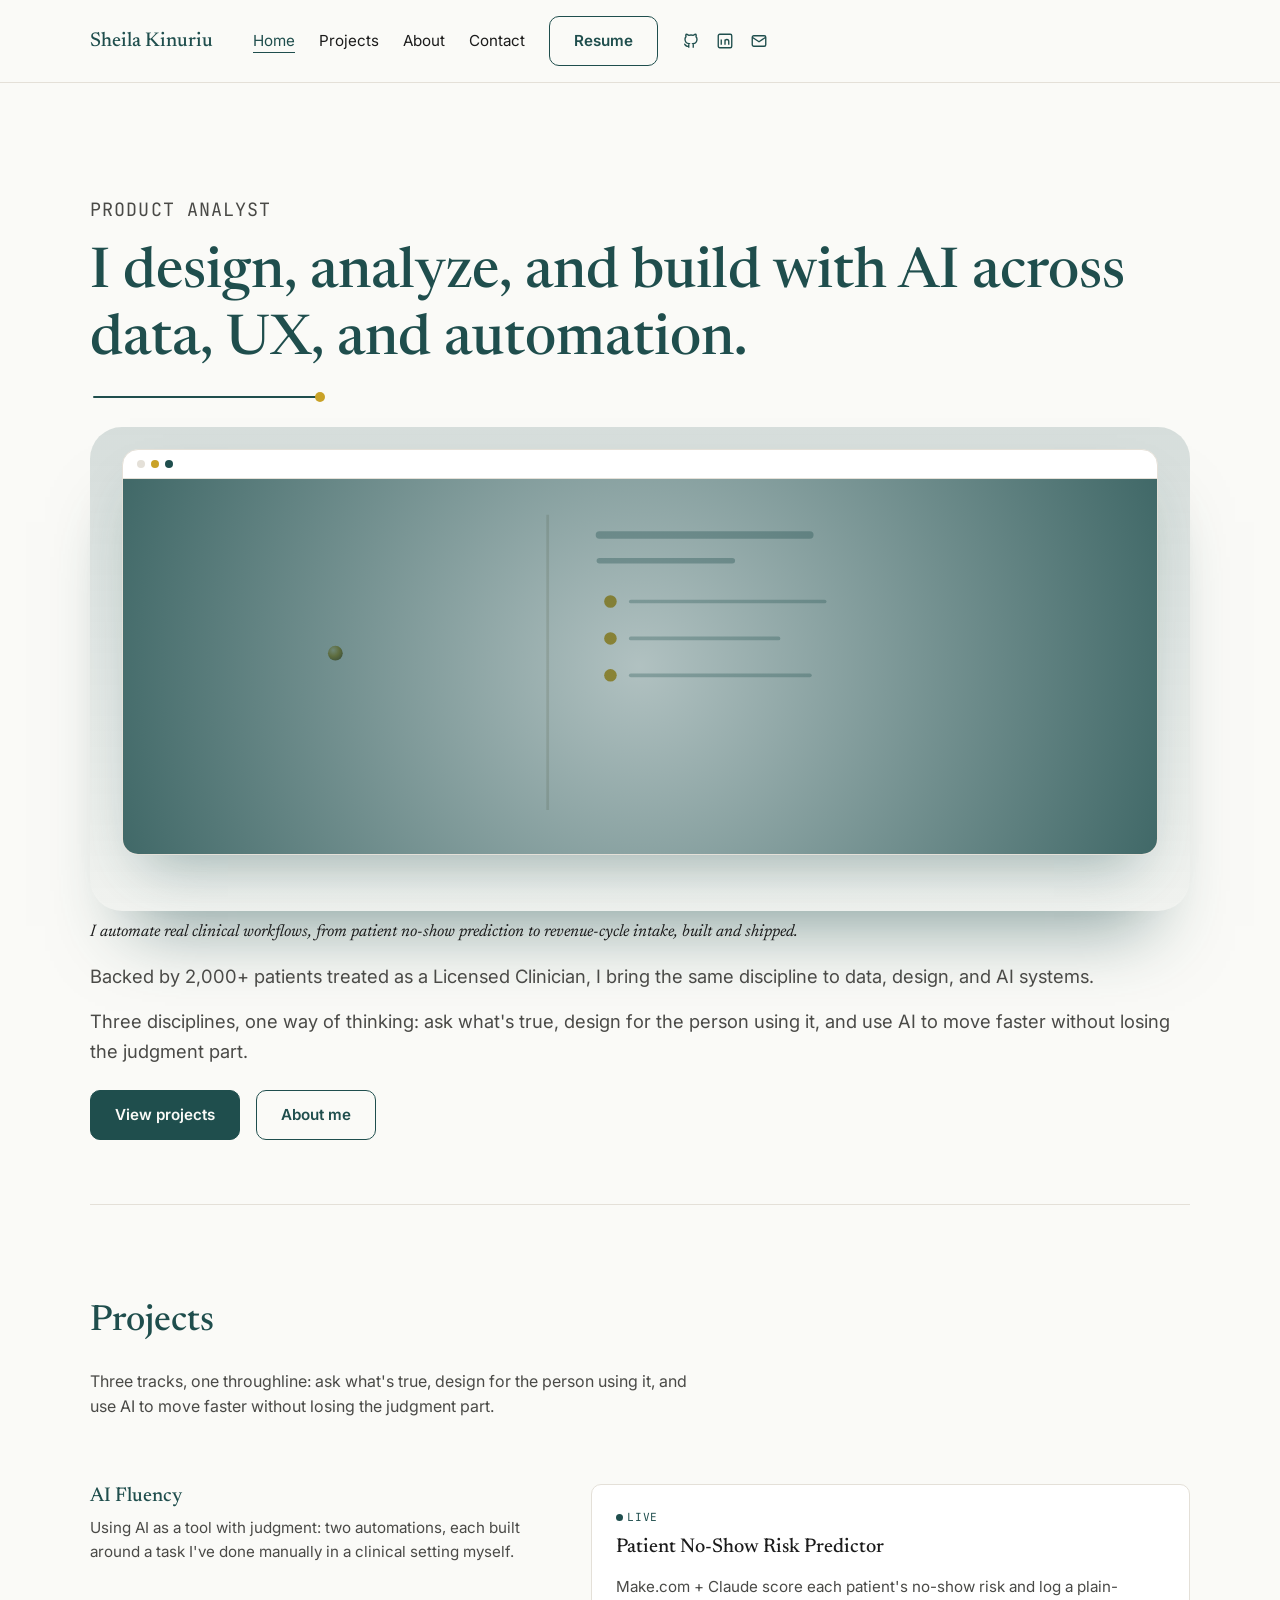
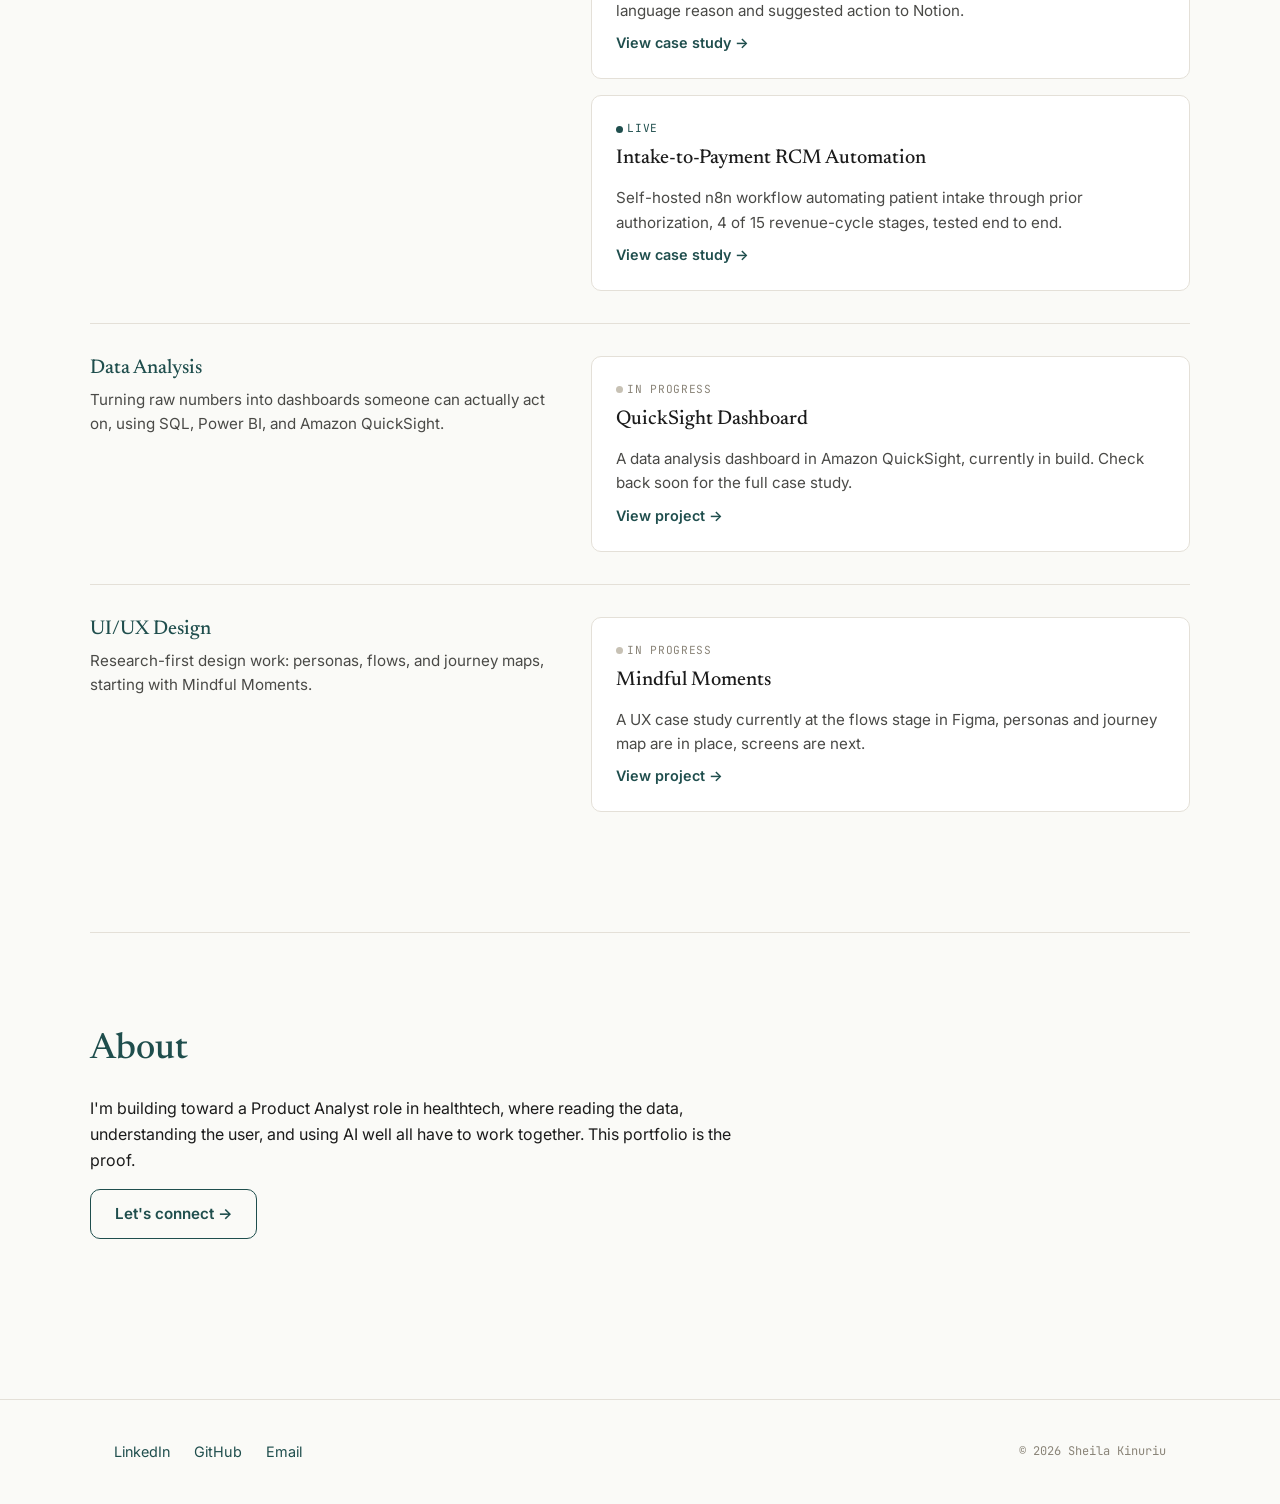
<file: index.html>
<!DOCTYPE html>
<html lang="en">
<head>
  <meta charset="UTF-8">
  <meta name="viewport" content="width=device-width, initial-scale=1.0">
  <title>Sheila Kinuriu · Data, Design & AI</title>
  <meta name="description" content="I design, analyze, and build with AI, across data, UX, and automation.">

  <link rel="icon" type="image/svg+xml" href="favicon.svg">

  <!-- Google Fonts: exactly the three faces from the identity kit -->
  <link rel="preconnect" href="https://fonts.googleapis.com">
  <link rel="preconnect" href="https://fonts.gstatic.com" crossorigin>
  <link href="https://fonts.googleapis.com/css2?family=Newsreader:ital,wght@0,400;0,500;0,600;1,400&family=Inter:wght@400;500;600&family=JetBrains+Mono:wght@400;500&display=swap" rel="stylesheet">

  <link rel="stylesheet" href="style.css">
</head>
<body>

  <header class="site-header">
    <nav class="nav container">
      <a href="index.html" class="wordmark">Sheila Kinuriu</a>
      <div class="nav-right">
        <ul class="nav-links">
          <li><a href="index.html" aria-current="page">Home</a></li>
          <li><a href="projects.html">Projects</a></li>
          <li><a href="about.html">About</a></li>
          <li><a href="contact.html">Contact</a></li>
        </ul>
        <a href="Sheila_Kinuriu_CV.pdf" class="btn btn-secondary nav-cv" target="_blank" rel="noopener">Resume</a>
        <div class="nav-social">
          <a href="https://github.com/kinuriu" aria-label="GitHub" target="_blank" rel="noopener">
            <svg viewBox="0 0 24 24" fill="none" stroke="currentColor" stroke-width="1.8"><path d="M9 19c-4.3 1.4-4.3-2.5-6-3m12 5v-3.5c0-1 .1-1.4-.5-2 2.8-.3 5.5-1.4 5.5-6a4.6 4.6 0 0 0-1.3-3.2 4.2 4.2 0 0 0-.1-3.2s-1.1-.3-3.5 1.3a12.3 12.3 0 0 0-6.2 0C6.5 2.8 5.4 3.1 5.4 3.1a4.2 4.2 0 0 0-.1 3.2A4.6 4.6 0 0 0 4 9.5c0 4.6 2.7 5.7 5.5 6-.6.6-.6 1.2-.5 2V21"/></svg>
          </a>
          <a href="https://www.linkedin.com/in/sheilanduta/" aria-label="LinkedIn" target="_blank" rel="noopener">
            <svg viewBox="0 0 24 24" fill="none" stroke="currentColor" stroke-width="1.8"><rect x="3" y="3" width="18" height="18" rx="2"/><path d="M7 10v7M7 7v.01M12 17v-4.5a2.5 2.5 0 0 1 5 0V17M12 10v7"/></svg>
          </a>
          <a href="mailto:sheilakinuriu@gmail.com" aria-label="Email">
            <svg viewBox="0 0 24 24" fill="none" stroke="currentColor" stroke-width="1.8"><rect x="3" y="5" width="18" height="14" rx="2"/><path d="m3 7 9 6 9-6"/></svg>
          </a>
        </div>
      </div>
    </nav>
  </header>

  <main>

    <!-- ============ HERO ============ -->
    <section class="hero container">
      <p class="kicker">Product Analyst</p>
      <h1>I design, analyze, and build with AI across data, UX, and automation.</h1>
      <svg class="hero-line" viewBox="0 0 240 12" width="240" height="12" aria-hidden="true">
        <line x1="4" y1="6" x2="230" y2="6" stroke="var(--color-main)" stroke-width="2" stroke-linecap="round" pathLength="100" class="hero-line-path"/>
        <circle cx="230" cy="6" r="5" fill="var(--color-accent)" class="hero-dot"/>
      </svg>

      <div class="hero-card-outer">
        <div class="hero-card-wrap">
          <div class="hero-card">
            <div class="hero-card-chrome">
              <span class="chrome-dot"></span><span class="chrome-dot"></span><span class="chrome-dot"></span>
            </div>
            <div class="hero-network-frame">
              <svg class="hero-network" viewBox="0 0 560 190" aria-hidden="true">
              <defs>
                <radialGradient id="nodeGradient" cx="35%" cy="30%" r="75%">
                  <stop offset="0%" stop-color="#8fc4c1"/>
                  <stop offset="55%" stop-color="#1F4E4D"/>
                  <stop offset="100%" stop-color="#0d2827"/>
                </radialGradient>
                <radialGradient id="centerGradient" cx="35%" cy="30%" r="75%">
                  <stop offset="0%" stop-color="#f5e7b8"/>
                  <stop offset="55%" stop-color="#C9A227"/>
                  <stop offset="100%" stop-color="#7c611b"/>
                </radialGradient>
              </defs>
              <line class="hn-line" x1="115" y1="90" x2="139.7" y2="89.4"/>
              <line class="hn-line" x1="139.7" y1="89.4" x2="155.2" y2="101.7"/>
              <line class="hn-line" x1="155.2" y1="101.7" x2="167.0" y2="98.5"/>
              <line class="hn-line" x1="155.2" y1="101.7" x2="162.1" y2="111.7"/>
              <line class="hn-line" x1="162.1" y1="111.7" x2="162.3" y2="125.2"/>
              <line class="hn-line" x1="139.7" y1="89.4" x2="156.4" y2="103.7"/>
              <line class="hn-line" x1="156.4" y1="103.7" x2="168.1" y2="101.8"/>
              <line class="hn-line" x1="156.4" y1="103.7" x2="165.4" y2="109.4"/>
              <line class="hn-line" x1="115" y1="90" x2="138.1" y2="99.2"/>
              <line class="hn-line" x1="138.1" y1="99.2" x2="157.5" y2="96.9"/>
              <line class="hn-line" x1="157.5" y1="96.9" x2="169.1" y2="98.0"/>
              <line class="hn-line" x1="169.1" y1="98.0" x2="177.0" y2="88.7"/>
              <line class="hn-line" x1="157.5" y1="96.9" x2="164.7" y2="110.1"/>
              <line class="hn-line" x1="164.7" y1="110.1" x2="173.4" y2="106.1"/>
              <line class="hn-line" x1="138.1" y1="99.2" x2="153.2" y2="107.9"/>
              <line class="hn-line" x1="153.2" y1="107.9" x2="164.8" y2="106.9"/>
              <line class="hn-line" x1="138.1" y1="99.2" x2="155.8" y2="103.0"/>
              <line class="hn-line" x1="155.8" y1="103.0" x2="161.8" y2="116.0"/>
              <line class="hn-line" x1="161.8" y1="116.0" x2="174.0" y2="110.3"/>
              <line class="hn-line" x1="155.8" y1="103.0" x2="167.7" y2="103.6"/>
              <line class="hn-line" x1="167.7" y1="103.6" x2="176.4" y2="93.4"/>
              <line class="hn-line" x1="115" y1="90" x2="132.5" y2="107.2"/>
              <line class="hn-line" x1="132.5" y1="107.2" x2="140.0" y2="124.6"/>
              <line class="hn-line" x1="140.0" y1="124.6" x2="137.3" y2="140.2"/>
              <line class="hn-line" x1="137.3" y1="140.2" x2="136.4" y2="148.4"/>
              <line class="hn-line" x1="140.0" y1="124.6" x2="136.8" y2="140.1"/>
              <line class="hn-line" x1="132.5" y1="107.2" x2="142.2" y2="121.7"/>
              <line class="hn-line" x1="142.2" y1="121.7" x2="137.9" y2="137.3"/>
              <line class="hn-line" x1="115" y1="90" x2="123.8" y2="114.5"/>
              <line class="hn-line" x1="123.8" y1="114.5" x2="120.1" y2="132.0"/>
              <line class="hn-line" x1="120.1" y1="132.0" x2="127.9" y2="141.3"/>
              <line class="hn-line" x1="120.1" y1="132.0" x2="128.4" y2="143.3"/>
              <line class="hn-line" x1="128.4" y1="143.3" x2="119.3" y2="152.6"/>
              <line class="hn-line" x1="123.8" y1="114.5" x2="117.1" y2="134.2"/>
              <line class="hn-line" x1="117.1" y1="134.2" x2="130.6" y2="143.7"/>
              <line class="hn-line" x1="130.6" y1="143.7" x2="139.7" y2="148.9"/>
              <line class="hn-line" x1="117.1" y1="134.2" x2="126.0" y2="146.2"/>
              <line class="hn-line" x1="123.8" y1="114.5" x2="125.7" y2="132.2"/>
              <line class="hn-line" x1="125.7" y1="132.2" x2="136.7" y2="141.1"/>
              <line class="hn-line" x1="136.7" y1="141.1" x2="127.2" y2="152.6"/>
              <line class="hn-line" x1="115" y1="90" x2="113.9" y2="115.6"/>
              <line class="hn-line" x1="113.9" y1="115.6" x2="116.6" y2="132.7"/>
              <line class="hn-line" x1="116.6" y1="132.7" x2="107.5" y2="142.3"/>
              <line class="hn-line" x1="116.6" y1="132.7" x2="103.7" y2="143.5"/>
              <line class="hn-line" x1="113.9" y1="115.6" x2="108.3" y2="131.7"/>
              <line class="hn-line" x1="108.3" y1="131.7" x2="92.4" y2="140.2"/>
              <line class="hn-line" x1="92.4" y1="140.2" x2="84.9" y2="145.9"/>
              <line class="hn-line" x1="108.3" y1="131.7" x2="115.0" y2="143.4"/>
              <line class="hn-line" x1="113.9" y1="115.6" x2="98.7" y2="129.2"/>
              <line class="hn-line" x1="98.7" y1="129.2" x2="84.7" y2="135.1"/>
              <line class="hn-line" x1="98.7" y1="129.2" x2="84.9" y2="134.0"/>
              <line class="hn-line" x1="115" y1="90" x2="105.9" y2="114.8"/>
              <line class="hn-line" x1="105.9" y1="114.8" x2="90.2" y2="124.7"/>
              <line class="hn-line" x1="90.2" y1="124.7" x2="81.7" y2="131.7"/>
              <line class="hn-line" x1="81.7" y1="131.7" x2="77.8" y2="137.7"/>
              <line class="hn-line" x1="90.2" y1="124.7" x2="82.8" y2="135.2"/>
              <line class="hn-line" x1="105.9" y1="114.8" x2="114.6" y2="134.9"/>
              <line class="hn-line" x1="114.6" y1="134.9" x2="104.5" y2="145.5"/>
              <line class="hn-line" x1="114.6" y1="134.9" x2="110.4" y2="145.9"/>
              <line class="hn-line" x1="105.9" y1="114.8" x2="87.5" y2="124.5"/>
              <line class="hn-line" x1="87.5" y1="124.5" x2="72.8" y2="125.0"/>
              <line class="hn-line" x1="87.5" y1="124.5" x2="80.7" y2="132.4"/>
              <line class="hn-line" x1="115" y1="90" x2="97.9" y2="106.9"/>
              <line class="hn-line" x1="97.9" y1="106.9" x2="82.7" y2="116.4"/>
              <line class="hn-line" x1="82.7" y1="116.4" x2="70.1" y2="118.0"/>
              <line class="hn-line" x1="70.1" y1="118.0" x2="62.8" y2="121.8"/>
              <line class="hn-line" x1="82.7" y1="116.4" x2="70.5" y2="119.1"/>
              <line class="hn-line" x1="97.9" y1="106.9" x2="81.7" y2="113.3"/>
              <line class="hn-line" x1="81.7" y1="113.3" x2="77.2" y2="124.1"/>
              <line class="hn-line" x1="97.9" y1="106.9" x2="76.5" y2="108.3"/>
              <line class="hn-line" x1="76.5" y1="108.3" x2="64.8" y2="106.9"/>
              <line class="hn-line" x1="115" y1="90" x2="91.5" y2="102.3"/>
              <line class="hn-line" x1="91.5" y1="102.3" x2="73.0" y2="105.5"/>
              <line class="hn-line" x1="73.0" y1="105.5" x2="63.0" y2="108.8"/>
              <line class="hn-line" x1="63.0" y1="108.8" x2="57.1" y2="114.0"/>
              <line class="hn-line" x1="73.0" y1="105.5" x2="63.3" y2="110.5"/>
              <line class="hn-line" x1="91.5" y1="102.3" x2="85.9" y2="121.0"/>
              <line class="hn-line" x1="85.9" y1="121.0" x2="70.6" y2="119.9"/>
              <line class="hn-line" x1="85.9" y1="121.0" x2="84.6" y2="136.1"/>
              <line class="hn-line" x1="91.5" y1="102.3" x2="71.2" y2="98.5"/>
              <line class="hn-line" x1="71.2" y1="98.5" x2="57.6" y2="87.8"/>
              <line class="hn-line" x1="57.6" y1="87.8" x2="50.1" y2="77.8"/>
              <line class="hn-line" x1="115" y1="90" x2="90.5" y2="90.8"/>
              <line class="hn-line" x1="90.5" y1="90.8" x2="72.8" y2="82.5"/>
              <line class="hn-line" x1="72.8" y1="82.5" x2="62.2" y2="81.1"/>
              <line class="hn-line" x1="72.8" y1="82.5" x2="62.4" y2="79.6"/>
              <line class="hn-line" x1="90.5" y1="90.8" x2="75.3" y2="78.7"/>
              <line class="hn-line" x1="75.3" y1="78.7" x2="66.8" y2="68.5"/>
              <line class="hn-line" x1="66.8" y1="68.5" x2="61.7" y2="61.7"/>
              <line class="hn-line" x1="90.5" y1="90.8" x2="73.0" y2="99.6"/>
              <line class="hn-line" x1="73.0" y1="99.6" x2="64.8" y2="107.9"/>
              <line class="hn-line" x1="64.8" y1="107.9" x2="57.4" y2="108.6"/>
              <line class="hn-line" x1="73.0" y1="99.6" x2="60.3" y2="90.7"/>
              <line class="hn-line" x1="115" y1="90" x2="89.9" y2="80.4"/>
              <line class="hn-line" x1="89.9" y1="80.4" x2="81.2" y2="61.7"/>
              <line class="hn-line" x1="81.2" y1="61.7" x2="71.0" y2="55.3"/>
              <line class="hn-line" x1="71.0" y1="55.3" x2="60.5" y2="57.1"/>
              <line class="hn-line" x1="81.2" y1="61.7" x2="70.6" y2="58.1"/>
              <line class="hn-line" x1="89.9" y1="80.4" x2="70.5" y2="87.8"/>
              <line class="hn-line" x1="70.5" y1="87.8" x2="60.3" y2="76.1"/>
              <line class="hn-line" x1="70.5" y1="87.8" x2="59.4" y2="80.0"/>
              <line class="hn-line" x1="89.9" y1="80.4" x2="69.5" y2="87.9"/>
              <line class="hn-line" x1="69.5" y1="87.9" x2="58.2" y2="100.5"/>
              <line class="hn-line" x1="69.5" y1="87.9" x2="58.1" y2="76.5"/>
              <line class="hn-line" x1="58.1" y1="76.5" x2="52.1" y2="69.9"/>
              <line class="hn-line" x1="115" y1="90" x2="99.0" y2="70.5"/>
              <line class="hn-line" x1="99.0" y1="70.5" x2="79.5" y2="64.8"/>
              <line class="hn-line" x1="79.5" y1="64.8" x2="62.8" y2="68.8"/>
              <line class="hn-line" x1="79.5" y1="64.8" x2="77.4" y2="49.6"/>
              <line class="hn-line" x1="99.0" y1="70.5" x2="87.5" y2="57.9"/>
              <line class="hn-line" x1="87.5" y1="57.9" x2="89.8" y2="41.1"/>
              <line class="hn-line" x1="87.5" y1="57.9" x2="79.8" y2="48.6"/>
              <line class="hn-line" x1="79.8" y1="48.6" x2="68.0" y2="47.6"/>
              <line class="hn-line" x1="115" y1="90" x2="104.4" y2="67.6"/>
              <line class="hn-line" x1="104.4" y1="67.6" x2="104.3" y2="49.9"/>
              <line class="hn-line" x1="104.3" y1="49.9" x2="91.5" y2="41.3"/>
              <line class="hn-line" x1="91.5" y1="41.3" x2="95.4" y2="31.6"/>
              <line class="hn-line" x1="104.4" y1="67.6" x2="105.6" y2="47.8"/>
              <line class="hn-line" x1="105.6" y1="47.8" x2="92.6" y2="40.9"/>
              <line class="hn-line" x1="92.6" y1="40.9" x2="91.1" y2="32.2"/>
              <line class="hn-line" x1="104.4" y1="67.6" x2="86.7" y2="60.3"/>
              <line class="hn-line" x1="86.7" y1="60.3" x2="88.4" y2="43.7"/>
              <line class="hn-line" x1="86.7" y1="60.3" x2="69.8" y2="60.4"/>
              <line class="hn-line" x1="115" y1="90" x2="117.3" y2="65.7"/>
              <line class="hn-line" x1="117.3" y1="65.7" x2="105.8" y2="50.1"/>
              <line class="hn-line" x1="105.8" y1="50.1" x2="94.6" y2="41.9"/>
              <line class="hn-line" x1="117.3" y1="65.7" x2="111.0" y2="49.1"/>
              <line class="hn-line" x1="111.0" y1="49.1" x2="105.3" y2="37.2"/>
              <line class="hn-line" x1="117.3" y1="65.7" x2="117.3" y2="46.9"/>
              <line class="hn-line" x1="117.3" y1="46.9" x2="121.6" y2="36.3"/>
              <line class="hn-line" x1="117.3" y1="46.9" x2="103.6" y2="37.6"/>
              <line class="hn-line" x1="115" y1="90" x2="124.2" y2="67.3"/>
              <line class="hn-line" x1="124.2" y1="67.3" x2="140.4" y2="55.0"/>
              <line class="hn-line" x1="140.4" y1="55.0" x2="135.7" y2="40.7"/>
              <line class="hn-line" x1="124.2" y1="67.3" x2="124.4" y2="48.0"/>
              <line class="hn-line" x1="124.4" y1="48.0" x2="118.2" y2="37.1"/>
              <line class="hn-line" x1="124.4" y1="48.0" x2="130.5" y2="37.8"/>
              <line class="hn-line" x1="124.2" y1="67.3" x2="136.9" y2="54.5"/>
              <line class="hn-line" x1="136.9" y1="54.5" x2="145.3" y2="46.2"/>
              <line class="hn-line" x1="145.3" y1="46.2" x2="140.8" y2="34.6"/>
              <line class="hn-line" x1="115" y1="90" x2="131.9" y2="72.4"/>
              <line class="hn-line" x1="131.9" y1="72.4" x2="131.1" y2="51.5"/>
              <line class="hn-line" x1="131.1" y1="51.5" x2="127.2" y2="36.8"/>
              <line class="hn-line" x1="127.2" y1="36.8" x2="137.0" y2="32.0"/>
              <line class="hn-line" x1="131.9" y1="72.4" x2="141.9" y2="58.1"/>
              <line class="hn-line" x1="141.9" y1="58.1" x2="146.8" y2="47.5"/>
              <line class="hn-line" x1="141.9" y1="58.1" x2="145.3" y2="44.8"/>
              <line class="hn-line" x1="145.3" y1="44.8" x2="153.8" y2="40.7"/>
              <line class="hn-line" x1="115" y1="90" x2="137.0" y2="78.2"/>
              <line class="hn-line" x1="137.0" y1="78.2" x2="156.2" y2="75.7"/>
              <line class="hn-line" x1="156.2" y1="75.7" x2="167.3" y2="73.1"/>
              <line class="hn-line" x1="137.0" y1="78.2" x2="157.5" y2="83.4"/>
              <line class="hn-line" x1="157.5" y1="83.4" x2="165.9" y2="71.1"/>
              <line class="hn-line" x1="165.9" y1="71.1" x2="175.7" y2="76.0"/>
              <line class="hn-line" x1="157.5" y1="83.4" x2="163.9" y2="68.1"/>
              <line class="hn-line" x1="163.9" y1="68.1" x2="165.4" y2="55.1"/>
              <line class="hn-line" x1="137.0" y1="78.2" x2="156.9" y2="80.2"/>
              <line class="hn-line" x1="156.9" y1="80.2" x2="162.7" y2="64.5"/>
              <line class="hn-line" x1="156.9" y1="80.2" x2="166.0" y2="73.0"/>
              <circle class="hn-node" style="--tx:-24.7px;--ty:0.6px" cx="139.7" cy="89.4" r="1.6"/>
              <circle class="hn-node" style="--tx:-40.2px;--ty:-11.7px" cx="155.2" cy="101.7" r="1.2"/>
              <circle class="hn-node" style="--tx:-52.0px;--ty:-8.5px" cx="167.0" cy="98.5" r="0.9"/>
              <circle class="hn-node" style="--tx:-47.1px;--ty:-21.7px" cx="162.1" cy="111.7" r="0.9"/>
              <circle class="hn-node" style="--tx:-47.3px;--ty:-35.2px" cx="162.3" cy="125.2" r="0.7"/>
              <circle class="hn-node" style="--tx:-41.4px;--ty:-13.7px" cx="156.4" cy="103.7" r="1.2"/>
              <circle class="hn-node" style="--tx:-53.1px;--ty:-11.8px" cx="168.1" cy="101.8" r="0.9"/>
              <circle class="hn-node" style="--tx:-50.4px;--ty:-19.4px" cx="165.4" cy="109.4" r="0.9"/>
              <circle class="hn-node" style="--tx:-23.1px;--ty:-9.2px" cx="138.1" cy="99.2" r="1.6"/>
              <circle class="hn-node" style="--tx:-42.5px;--ty:-6.9px" cx="157.5" cy="96.9" r="1.2"/>
              <circle class="hn-node" style="--tx:-54.1px;--ty:-8.0px" cx="169.1" cy="98.0" r="0.9"/>
              <circle class="hn-node" style="--tx:-62.0px;--ty:1.3px" cx="177.0" cy="88.7" r="0.7"/>
              <circle class="hn-node" style="--tx:-49.7px;--ty:-20.1px" cx="164.7" cy="110.1" r="0.9"/>
              <circle class="hn-node" style="--tx:-58.4px;--ty:-16.1px" cx="173.4" cy="106.1" r="0.7"/>
              <circle class="hn-node" style="--tx:-38.2px;--ty:-17.9px" cx="153.2" cy="107.9" r="1.2"/>
              <circle class="hn-node" style="--tx:-49.8px;--ty:-16.9px" cx="164.8" cy="106.9" r="0.9"/>
              <circle class="hn-node" style="--tx:-40.8px;--ty:-13.0px" cx="155.8" cy="103.0" r="1.2"/>
              <circle class="hn-node" style="--tx:-46.8px;--ty:-26.0px" cx="161.8" cy="116.0" r="0.9"/>
              <circle class="hn-node" style="--tx:-59.0px;--ty:-20.3px" cx="174.0" cy="110.3" r="0.7"/>
              <circle class="hn-node" style="--tx:-52.7px;--ty:-13.6px" cx="167.7" cy="103.6" r="0.9"/>
              <circle class="hn-node" style="--tx:-61.4px;--ty:-3.4px" cx="176.4" cy="93.4" r="0.7"/>
              <circle class="hn-node" style="--tx:-17.5px;--ty:-17.2px" cx="132.5" cy="107.2" r="1.6"/>
              <circle class="hn-node" style="--tx:-25.0px;--ty:-34.6px" cx="140.0" cy="124.6" r="1.2"/>
              <circle class="hn-node" style="--tx:-22.3px;--ty:-50.2px" cx="137.3" cy="140.2" r="0.9"/>
              <circle class="hn-node" style="--tx:-21.4px;--ty:-58.4px" cx="136.4" cy="148.4" r="0.7"/>
              <circle class="hn-node" style="--tx:-21.8px;--ty:-50.1px" cx="136.8" cy="140.1" r="0.9"/>
              <circle class="hn-node" style="--tx:-27.2px;--ty:-31.7px" cx="142.2" cy="121.7" r="1.2"/>
              <circle class="hn-node" style="--tx:-22.9px;--ty:-47.3px" cx="137.9" cy="137.3" r="0.9"/>
              <circle class="hn-node" style="--tx:-8.8px;--ty:-24.5px" cx="123.8" cy="114.5" r="1.6"/>
              <circle class="hn-node" style="--tx:-5.1px;--ty:-42.0px" cx="120.1" cy="132.0" r="1.2"/>
              <circle class="hn-node" style="--tx:-12.9px;--ty:-51.3px" cx="127.9" cy="141.3" r="0.9"/>
              <circle class="hn-node" style="--tx:-13.4px;--ty:-53.3px" cx="128.4" cy="143.3" r="0.9"/>
              <circle class="hn-node" style="--tx:-4.3px;--ty:-62.6px" cx="119.3" cy="152.6" r="0.7"/>
              <circle class="hn-node" style="--tx:-2.1px;--ty:-44.2px" cx="117.1" cy="134.2" r="1.2"/>
              <circle class="hn-node" style="--tx:-15.6px;--ty:-53.7px" cx="130.6" cy="143.7" r="0.9"/>
              <circle class="hn-node" style="--tx:-24.7px;--ty:-58.9px" cx="139.7" cy="148.9" r="0.7"/>
              <circle class="hn-node" style="--tx:-11.0px;--ty:-56.2px" cx="126.0" cy="146.2" r="0.9"/>
              <circle class="hn-node" style="--tx:-10.7px;--ty:-42.2px" cx="125.7" cy="132.2" r="1.2"/>
              <circle class="hn-node" style="--tx:-21.7px;--ty:-51.1px" cx="136.7" cy="141.1" r="0.9"/>
              <circle class="hn-node" style="--tx:-12.2px;--ty:-62.6px" cx="127.2" cy="152.6" r="0.7"/>
              <circle class="hn-node" style="--tx:1.1px;--ty:-25.6px" cx="113.9" cy="115.6" r="1.6"/>
              <circle class="hn-node" style="--tx:-1.6px;--ty:-42.7px" cx="116.6" cy="132.7" r="1.2"/>
              <circle class="hn-node" style="--tx:7.5px;--ty:-52.3px" cx="107.5" cy="142.3" r="0.9"/>
              <circle class="hn-node" style="--tx:11.3px;--ty:-53.5px" cx="103.7" cy="143.5" r="0.9"/>
              <circle class="hn-node" style="--tx:6.7px;--ty:-41.7px" cx="108.3" cy="131.7" r="1.2"/>
              <circle class="hn-node" style="--tx:22.6px;--ty:-50.2px" cx="92.4" cy="140.2" r="0.9"/>
              <circle class="hn-node" style="--tx:30.1px;--ty:-55.9px" cx="84.9" cy="145.9" r="0.7"/>
              <circle class="hn-node" style="--tx:0.0px;--ty:-53.4px" cx="115.0" cy="143.4" r="0.9"/>
              <circle class="hn-node" style="--tx:16.3px;--ty:-39.2px" cx="98.7" cy="129.2" r="1.2"/>
              <circle class="hn-node" style="--tx:30.3px;--ty:-45.1px" cx="84.7" cy="135.1" r="0.9"/>
              <circle class="hn-node" style="--tx:30.1px;--ty:-44.0px" cx="84.9" cy="134.0" r="0.9"/>
              <circle class="hn-node" style="--tx:9.1px;--ty:-24.8px" cx="105.9" cy="114.8" r="1.6"/>
              <circle class="hn-node" style="--tx:24.8px;--ty:-34.7px" cx="90.2" cy="124.7" r="1.2"/>
              <circle class="hn-node" style="--tx:33.3px;--ty:-41.7px" cx="81.7" cy="131.7" r="0.9"/>
              <circle class="hn-node" style="--tx:37.2px;--ty:-47.7px" cx="77.8" cy="137.7" r="0.7"/>
              <circle class="hn-node" style="--tx:32.2px;--ty:-45.2px" cx="82.8" cy="135.2" r="0.9"/>
              <circle class="hn-node" style="--tx:0.4px;--ty:-44.9px" cx="114.6" cy="134.9" r="1.2"/>
              <circle class="hn-node" style="--tx:10.5px;--ty:-55.5px" cx="104.5" cy="145.5" r="0.9"/>
              <circle class="hn-node" style="--tx:4.6px;--ty:-55.9px" cx="110.4" cy="145.9" r="0.9"/>
              <circle class="hn-node" style="--tx:27.5px;--ty:-34.5px" cx="87.5" cy="124.5" r="1.2"/>
              <circle class="hn-node" style="--tx:42.2px;--ty:-35.0px" cx="72.8" cy="125.0" r="0.9"/>
              <circle class="hn-node" style="--tx:34.3px;--ty:-42.4px" cx="80.7" cy="132.4" r="0.9"/>
              <circle class="hn-node" style="--tx:17.1px;--ty:-16.9px" cx="97.9" cy="106.9" r="1.6"/>
              <circle class="hn-node" style="--tx:32.3px;--ty:-26.4px" cx="82.7" cy="116.4" r="1.2"/>
              <circle class="hn-node" style="--tx:44.9px;--ty:-28.0px" cx="70.1" cy="118.0" r="0.9"/>
              <circle class="hn-node" style="--tx:52.2px;--ty:-31.8px" cx="62.8" cy="121.8" r="0.7"/>
              <circle class="hn-node" style="--tx:44.5px;--ty:-29.1px" cx="70.5" cy="119.1" r="0.9"/>
              <circle class="hn-node" style="--tx:33.3px;--ty:-23.3px" cx="81.7" cy="113.3" r="1.2"/>
              <circle class="hn-node" style="--tx:37.8px;--ty:-34.1px" cx="77.2" cy="124.1" r="0.9"/>
              <circle class="hn-node" style="--tx:38.5px;--ty:-18.3px" cx="76.5" cy="108.3" r="1.2"/>
              <circle class="hn-node" style="--tx:50.2px;--ty:-16.9px" cx="64.8" cy="106.9" r="0.9"/>
              <circle class="hn-node" style="--tx:23.5px;--ty:-12.3px" cx="91.5" cy="102.3" r="1.6"/>
              <circle class="hn-node" style="--tx:42.0px;--ty:-15.5px" cx="73.0" cy="105.5" r="1.2"/>
              <circle class="hn-node" style="--tx:52.0px;--ty:-18.8px" cx="63.0" cy="108.8" r="0.9"/>
              <circle class="hn-node" style="--tx:57.9px;--ty:-24.0px" cx="57.1" cy="114.0" r="0.7"/>
              <circle class="hn-node" style="--tx:51.7px;--ty:-20.5px" cx="63.3" cy="110.5" r="0.9"/>
              <circle class="hn-node" style="--tx:29.1px;--ty:-31.0px" cx="85.9" cy="121.0" r="1.2"/>
              <circle class="hn-node" style="--tx:44.4px;--ty:-29.9px" cx="70.6" cy="119.9" r="0.9"/>
              <circle class="hn-node" style="--tx:30.4px;--ty:-46.1px" cx="84.6" cy="136.1" r="0.9"/>
              <circle class="hn-node" style="--tx:43.8px;--ty:-8.5px" cx="71.2" cy="98.5" r="1.2"/>
              <circle class="hn-node" style="--tx:57.4px;--ty:2.2px" cx="57.6" cy="87.8" r="0.9"/>
              <circle class="hn-node" style="--tx:64.9px;--ty:12.2px" cx="50.1" cy="77.8" r="0.7"/>
              <circle class="hn-node" style="--tx:24.5px;--ty:-0.8px" cx="90.5" cy="90.8" r="1.6"/>
              <circle class="hn-node" style="--tx:42.2px;--ty:7.5px" cx="72.8" cy="82.5" r="1.2"/>
              <circle class="hn-node" style="--tx:52.8px;--ty:8.9px" cx="62.2" cy="81.1" r="0.9"/>
              <circle class="hn-node" style="--tx:52.6px;--ty:10.4px" cx="62.4" cy="79.6" r="0.9"/>
              <circle class="hn-node" style="--tx:39.7px;--ty:11.3px" cx="75.3" cy="78.7" r="1.2"/>
              <circle class="hn-node" style="--tx:48.2px;--ty:21.5px" cx="66.8" cy="68.5" r="0.9"/>
              <circle class="hn-node" style="--tx:53.3px;--ty:28.3px" cx="61.7" cy="61.7" r="0.7"/>
              <circle class="hn-node" style="--tx:42.0px;--ty:-9.6px" cx="73.0" cy="99.6" r="1.2"/>
              <circle class="hn-node" style="--tx:50.2px;--ty:-17.9px" cx="64.8" cy="107.9" r="0.9"/>
              <circle class="hn-node" style="--tx:57.6px;--ty:-18.6px" cx="57.4" cy="108.6" r="0.7"/>
              <circle class="hn-node" style="--tx:54.7px;--ty:-0.7px" cx="60.3" cy="90.7" r="0.9"/>
              <circle class="hn-node" style="--tx:25.1px;--ty:9.6px" cx="89.9" cy="80.4" r="1.6"/>
              <circle class="hn-node" style="--tx:33.8px;--ty:28.3px" cx="81.2" cy="61.7" r="1.2"/>
              <circle class="hn-node" style="--tx:44.0px;--ty:34.7px" cx="71.0" cy="55.3" r="0.9"/>
              <circle class="hn-node" style="--tx:54.5px;--ty:32.9px" cx="60.5" cy="57.1" r="0.7"/>
              <circle class="hn-node" style="--tx:44.4px;--ty:31.9px" cx="70.6" cy="58.1" r="0.9"/>
              <circle class="hn-node" style="--tx:44.5px;--ty:2.2px" cx="70.5" cy="87.8" r="1.2"/>
              <circle class="hn-node" style="--tx:54.7px;--ty:13.9px" cx="60.3" cy="76.1" r="0.9"/>
              <circle class="hn-node" style="--tx:55.6px;--ty:10.0px" cx="59.4" cy="80.0" r="0.9"/>
              <circle class="hn-node" style="--tx:45.5px;--ty:2.1px" cx="69.5" cy="87.9" r="1.2"/>
              <circle class="hn-node" style="--tx:56.8px;--ty:-10.5px" cx="58.2" cy="100.5" r="0.9"/>
              <circle class="hn-node" style="--tx:56.9px;--ty:13.5px" cx="58.1" cy="76.5" r="0.9"/>
              <circle class="hn-node" style="--tx:62.9px;--ty:20.1px" cx="52.1" cy="69.9" r="0.7"/>
              <circle class="hn-node" style="--tx:16.0px;--ty:19.5px" cx="99.0" cy="70.5" r="1.6"/>
              <circle class="hn-node" style="--tx:35.5px;--ty:25.2px" cx="79.5" cy="64.8" r="1.2"/>
              <circle class="hn-node" style="--tx:52.2px;--ty:21.2px" cx="62.8" cy="68.8" r="0.9"/>
              <circle class="hn-node" style="--tx:37.6px;--ty:40.4px" cx="77.4" cy="49.6" r="0.9"/>
              <circle class="hn-node" style="--tx:27.5px;--ty:32.1px" cx="87.5" cy="57.9" r="1.2"/>
              <circle class="hn-node" style="--tx:25.2px;--ty:48.9px" cx="89.8" cy="41.1" r="0.9"/>
              <circle class="hn-node" style="--tx:35.2px;--ty:41.4px" cx="79.8" cy="48.6" r="0.9"/>
              <circle class="hn-node" style="--tx:47.0px;--ty:42.4px" cx="68.0" cy="47.6" r="0.7"/>
              <circle class="hn-node" style="--tx:10.6px;--ty:22.4px" cx="104.4" cy="67.6" r="1.6"/>
              <circle class="hn-node" style="--tx:10.7px;--ty:40.1px" cx="104.3" cy="49.9" r="1.2"/>
              <circle class="hn-node" style="--tx:23.5px;--ty:48.7px" cx="91.5" cy="41.3" r="0.9"/>
              <circle class="hn-node" style="--tx:19.6px;--ty:58.4px" cx="95.4" cy="31.6" r="0.7"/>
              <circle class="hn-node" style="--tx:9.4px;--ty:42.2px" cx="105.6" cy="47.8" r="1.2"/>
              <circle class="hn-node" style="--tx:22.4px;--ty:49.1px" cx="92.6" cy="40.9" r="0.9"/>
              <circle class="hn-node" style="--tx:23.9px;--ty:57.8px" cx="91.1" cy="32.2" r="0.7"/>
              <circle class="hn-node" style="--tx:28.3px;--ty:29.7px" cx="86.7" cy="60.3" r="1.2"/>
              <circle class="hn-node" style="--tx:26.6px;--ty:46.3px" cx="88.4" cy="43.7" r="0.9"/>
              <circle class="hn-node" style="--tx:45.2px;--ty:29.6px" cx="69.8" cy="60.4" r="0.9"/>
              <circle class="hn-node" style="--tx:-2.3px;--ty:24.3px" cx="117.3" cy="65.7" r="1.6"/>
              <circle class="hn-node" style="--tx:9.2px;--ty:39.9px" cx="105.8" cy="50.1" r="1.2"/>
              <circle class="hn-node" style="--tx:20.4px;--ty:48.1px" cx="94.6" cy="41.9" r="0.9"/>
              <circle class="hn-node" style="--tx:4.0px;--ty:40.9px" cx="111.0" cy="49.1" r="1.2"/>
              <circle class="hn-node" style="--tx:9.7px;--ty:52.8px" cx="105.3" cy="37.2" r="0.9"/>
              <circle class="hn-node" style="--tx:-2.3px;--ty:43.1px" cx="117.3" cy="46.9" r="1.2"/>
              <circle class="hn-node" style="--tx:-6.6px;--ty:53.7px" cx="121.6" cy="36.3" r="0.9"/>
              <circle class="hn-node" style="--tx:11.4px;--ty:52.4px" cx="103.6" cy="37.6" r="0.9"/>
              <circle class="hn-node" style="--tx:-9.2px;--ty:22.7px" cx="124.2" cy="67.3" r="1.6"/>
              <circle class="hn-node" style="--tx:-25.4px;--ty:35.0px" cx="140.4" cy="55.0" r="1.2"/>
              <circle class="hn-node" style="--tx:-20.7px;--ty:49.3px" cx="135.7" cy="40.7" r="0.9"/>
              <circle class="hn-node" style="--tx:-9.4px;--ty:42.0px" cx="124.4" cy="48.0" r="1.2"/>
              <circle class="hn-node" style="--tx:-3.2px;--ty:52.9px" cx="118.2" cy="37.1" r="0.9"/>
              <circle class="hn-node" style="--tx:-15.5px;--ty:52.2px" cx="130.5" cy="37.8" r="0.9"/>
              <circle class="hn-node" style="--tx:-21.9px;--ty:35.5px" cx="136.9" cy="54.5" r="1.2"/>
              <circle class="hn-node" style="--tx:-30.3px;--ty:43.8px" cx="145.3" cy="46.2" r="0.9"/>
              <circle class="hn-node" style="--tx:-25.8px;--ty:55.4px" cx="140.8" cy="34.6" r="0.7"/>
              <circle class="hn-node" style="--tx:-16.9px;--ty:17.6px" cx="131.9" cy="72.4" r="1.6"/>
              <circle class="hn-node" style="--tx:-16.1px;--ty:38.5px" cx="131.1" cy="51.5" r="1.2"/>
              <circle class="hn-node" style="--tx:-12.2px;--ty:53.2px" cx="127.2" cy="36.8" r="0.9"/>
              <circle class="hn-node" style="--tx:-22.0px;--ty:58.0px" cx="137.0" cy="32.0" r="0.7"/>
              <circle class="hn-node" style="--tx:-26.9px;--ty:31.9px" cx="141.9" cy="58.1" r="1.2"/>
              <circle class="hn-node" style="--tx:-31.8px;--ty:42.5px" cx="146.8" cy="47.5" r="0.9"/>
              <circle class="hn-node" style="--tx:-30.3px;--ty:45.2px" cx="145.3" cy="44.8" r="0.9"/>
              <circle class="hn-node" style="--tx:-38.8px;--ty:49.3px" cx="153.8" cy="40.7" r="0.7"/>
              <circle class="hn-node" style="--tx:-22.0px;--ty:11.8px" cx="137.0" cy="78.2" r="1.6"/>
              <circle class="hn-node" style="--tx:-41.2px;--ty:14.3px" cx="156.2" cy="75.7" r="1.2"/>
              <circle class="hn-node" style="--tx:-52.3px;--ty:16.9px" cx="167.3" cy="73.1" r="0.9"/>
              <circle class="hn-node" style="--tx:-42.5px;--ty:6.6px" cx="157.5" cy="83.4" r="1.2"/>
              <circle class="hn-node" style="--tx:-50.9px;--ty:18.9px" cx="165.9" cy="71.1" r="0.9"/>
              <circle class="hn-node" style="--tx:-60.7px;--ty:14.0px" cx="175.7" cy="76.0" r="0.7"/>
              <circle class="hn-node" style="--tx:-48.9px;--ty:21.9px" cx="163.9" cy="68.1" r="0.9"/>
              <circle class="hn-node" style="--tx:-50.4px;--ty:34.9px" cx="165.4" cy="55.1" r="0.7"/>
              <circle class="hn-node" style="--tx:-41.9px;--ty:9.8px" cx="156.9" cy="80.2" r="1.2"/>
              <circle class="hn-node" style="--tx:-47.7px;--ty:25.5px" cx="162.7" cy="64.5" r="0.9"/>
              <circle class="hn-node" style="--tx:-51.0px;--ty:17.0px" cx="166.0" cy="73.0" r="0.9"/>
              <circle class="hn-center" cx="115" cy="90" r="4"/>
              <line class="hn-divider" x1="230" y1="15" x2="230" y2="175"/>

              <line class="hn-text-line" x1="258" y1="26" x2="372" y2="26" stroke-width="4"/>
              <line class="hn-text-line" x1="258" y1="40" x2="330" y2="40" stroke-width="3"/>

              <g class="hn-row">
                <circle cx="264" cy="62" r="3.4"/>
                <line x1="275" y1="62" x2="380" y2="62"/>
              </g>
              <g class="hn-row">
                <circle cx="264" cy="82" r="3.4"/>
                <line x1="275" y1="82" x2="355" y2="82"/>
              </g>
              <g class="hn-row">
                <circle cx="264" cy="102" r="3.4"/>
                <line x1="275" y1="102" x2="372" y2="102"/>
              </g>

              <g class="hn-graph">
                <path class="hn-graph-area" d="M258,165 L258,150 L305,158 L352,138 L399,145 L446,118 L493,128 L540,98 L540,165 Z"/>
                <polyline class="hn-graph-line" points="258,150 305,158 352,138 399,145 446,118 493,128 540,98"/>
                <circle class="hn-graph-dot" cx="258" cy="150" r="2.2"/>
                <circle class="hn-graph-dot" cx="305" cy="158" r="2.2"/>
                <circle class="hn-graph-dot" cx="352" cy="138" r="2.2"/>
                <circle class="hn-graph-dot" cx="399" cy="145" r="2.2"/>
                <circle class="hn-graph-dot" cx="446" cy="118" r="2.2"/>
                <circle class="hn-graph-dot" cx="493" cy="128" r="2.2"/>
                <circle class="hn-graph-dot hn-graph-dot-last" cx="540" cy="98" r="2.8"/>
                <line class="hn-graph-baseline" x1="258" y1="165" x2="540" y2="165"/>
              </g>

            </svg>
              <div class="hero-card-shade"></div>
            </div>
          </div>

          <span class="hero-tag tag-tl">Figma</span>
          <span class="hero-tag tag-tr">2,000+ patients</span>
          <span class="hero-tag tag-bl">Data Analytics</span>
          <span class="hero-tag tag-br">Healthcare AI</span>
        </div>

        <p class="hero-card-caption">I automate real clinical workflows, from patient no-show prediction to revenue-cycle intake, built and shipped.</p>
      </div>

      <p>Backed by 2,000+ patients treated as a Licensed Clinician, I bring the same discipline to data, design, and AI systems.</p>
      <p>Three disciplines, one way of thinking: ask what's true, design for the person using it, and use AI to move faster without losing the judgment part.</p>
      <div class="hero-cta">
        <a href="#projects" class="btn btn-primary">View projects</a>
        <a href="about.html" class="btn btn-secondary">About me</a>
      </div>
    </section>

    <hr class="section-divider container">

    <!-- ============ PROJECTS (tracks + proof, together) ============ -->
    <section class="section container" id="projects">
      <h2>Projects</h2>
      <p class="section-intro">Three tracks, one throughline: ask what's true, design for the person using it, and use AI to move faster without losing the judgment part.</p>

      <div class="track">
        <div class="track-header">
          <h3>AI Fluency</h3>
          <p>Using AI as a tool with judgment: two automations, each built around a task I've done manually in a clinical setting myself.</p>
        </div>
        <div class="track-cards">
          <div class="card">
            <span class="status status-live">Live</span>
            <h3>Patient No-Show Risk Predictor</h3>
            <p>Make.com + Claude score each patient's no-show risk and log a plain-language reason and suggested action to Notion.</p>
            <a href="projects.html#no-show-predictor" class="card-link">View case study</a>
          </div>
          <div class="card">
            <span class="status status-live">Live</span>
            <h3>Intake-to-Payment RCM Automation</h3>
            <p>Self-hosted n8n workflow automating patient intake through prior authorization, 4 of 15 revenue-cycle stages, tested end to end.</p>
            <a href="projects.html#rcm-automation" class="card-link">View case study</a>
          </div>
        </div>
      </div>

      <hr class="track-divider">

      <div class="track">
        <div class="track-header">
          <h3>Data Analysis</h3>
          <p>Turning raw numbers into dashboards someone can actually act on, using SQL, Power BI, and Amazon QuickSight.</p>
        </div>
        <div class="card">
          <span class="status status-progress">In progress</span>
          <h3>QuickSight Dashboard</h3>
          <p>A data analysis dashboard in Amazon QuickSight, currently in build. Check back soon for the full case study.</p>
          <a href="projects.html#data-analysis" class="card-link">View project</a>
        </div>
      </div>

      <hr class="track-divider">

      <div class="track">
        <div class="track-header">
          <h3>UI/UX Design</h3>
          <p>Research-first design work: personas, flows, and journey maps, starting with Mindful Moments.</p>
        </div>
        <div class="card">
          <span class="status status-progress">In progress</span>
          <h3>Mindful Moments</h3>
          <p>A UX case study currently at the flows stage in Figma, personas and journey map are in place, screens are next.</p>
          <a href="projects.html#ui-ux" class="card-link">View project</a>
        </div>
      </div>
    </section>

    <hr class="section-divider container">

    <!-- ============ ABOUT PREVIEW ============ -->
    <section class="section container">
      <h2>About</h2>
      <p>I'm building toward a Product Analyst role in healthtech, where reading the data, understanding the user, and using AI well all have to work together. This portfolio is the proof.</p>
      <a href="about.html" class="btn btn-secondary" style="margin-top: 1rem;">Let's connect →</a>
    </section>

  </main>

  <footer class="site-footer">
    <div class="container">
      <div class="footer-links">
        <a href="https://www.linkedin.com/in/sheilanduta/">LinkedIn</a>
        <a href="https://github.com/kinuriu">GitHub</a>
        <a href="mailto:sheilakinuriu@gmail.com">Email</a>
      </div>
      <span class="footer-note">© 2026 Sheila Kinuriu</span>
    </div>
  </footer>

</body>
</html>
</file>
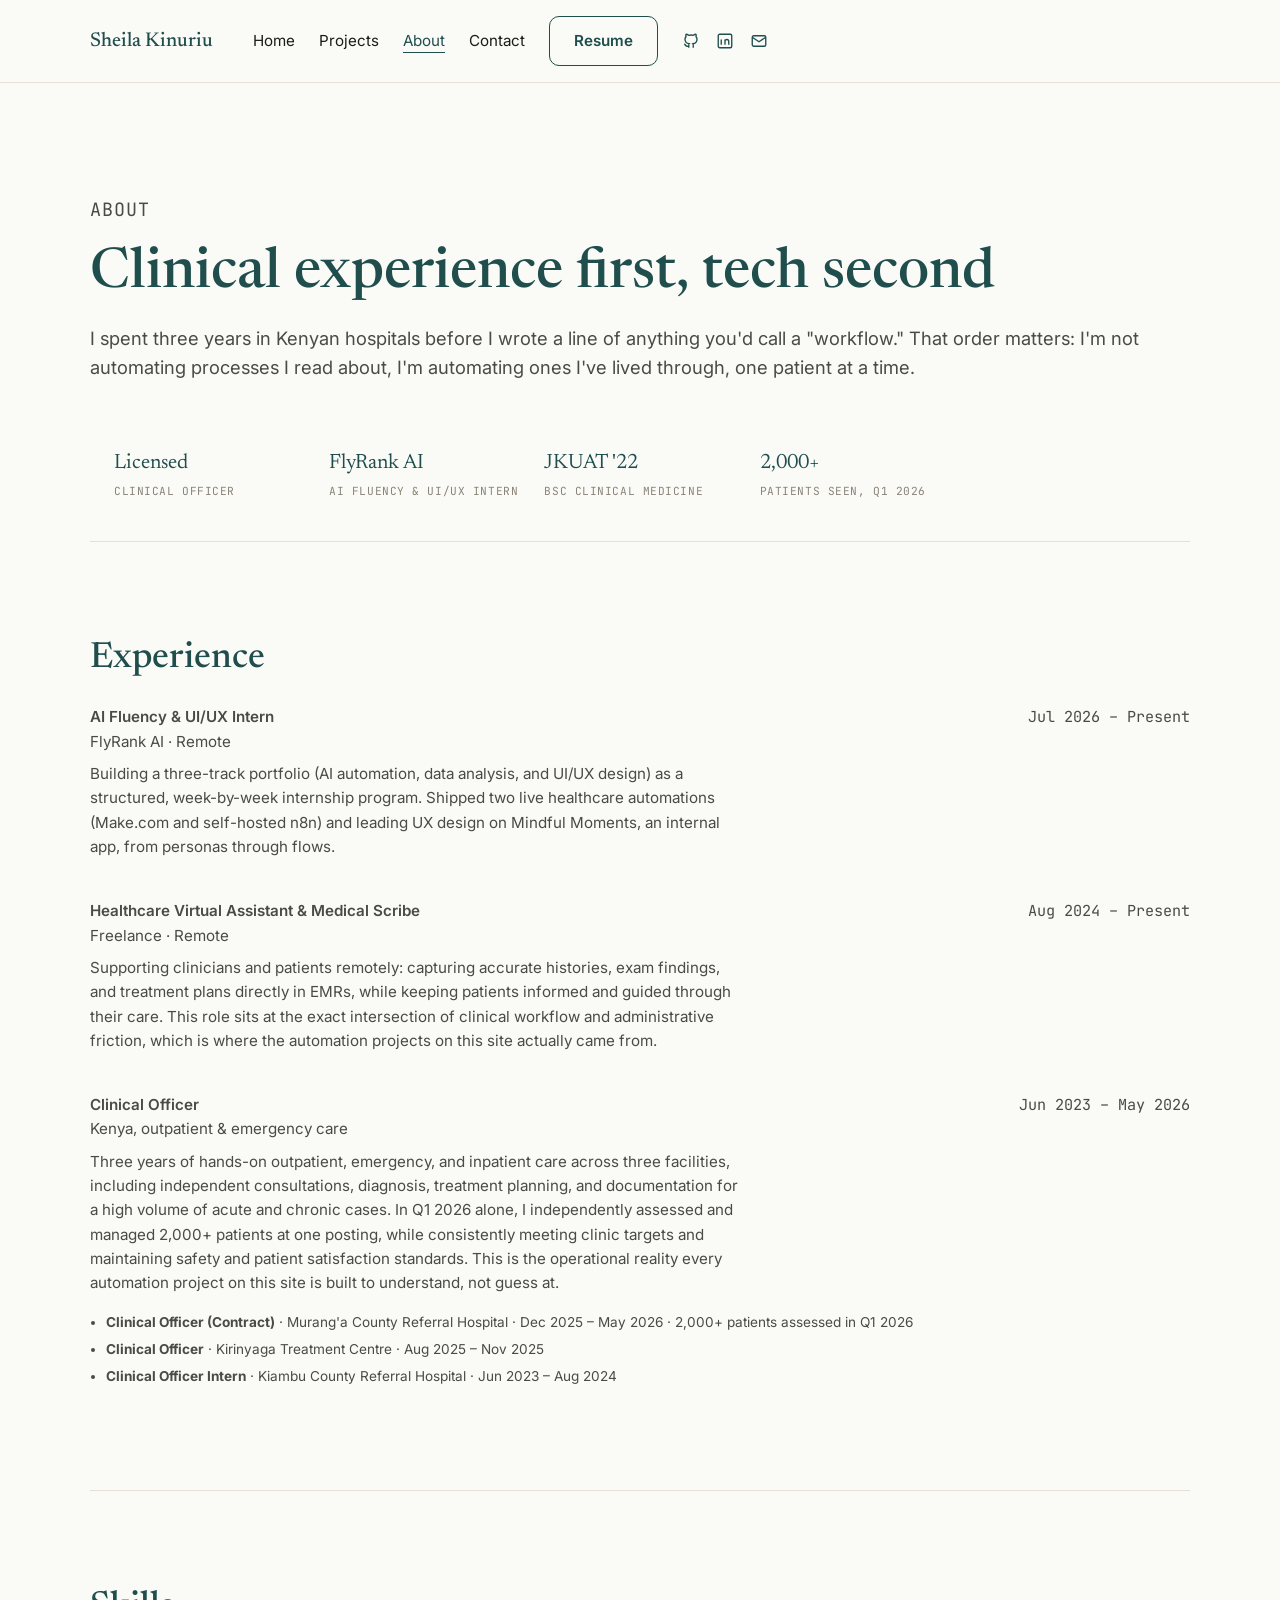
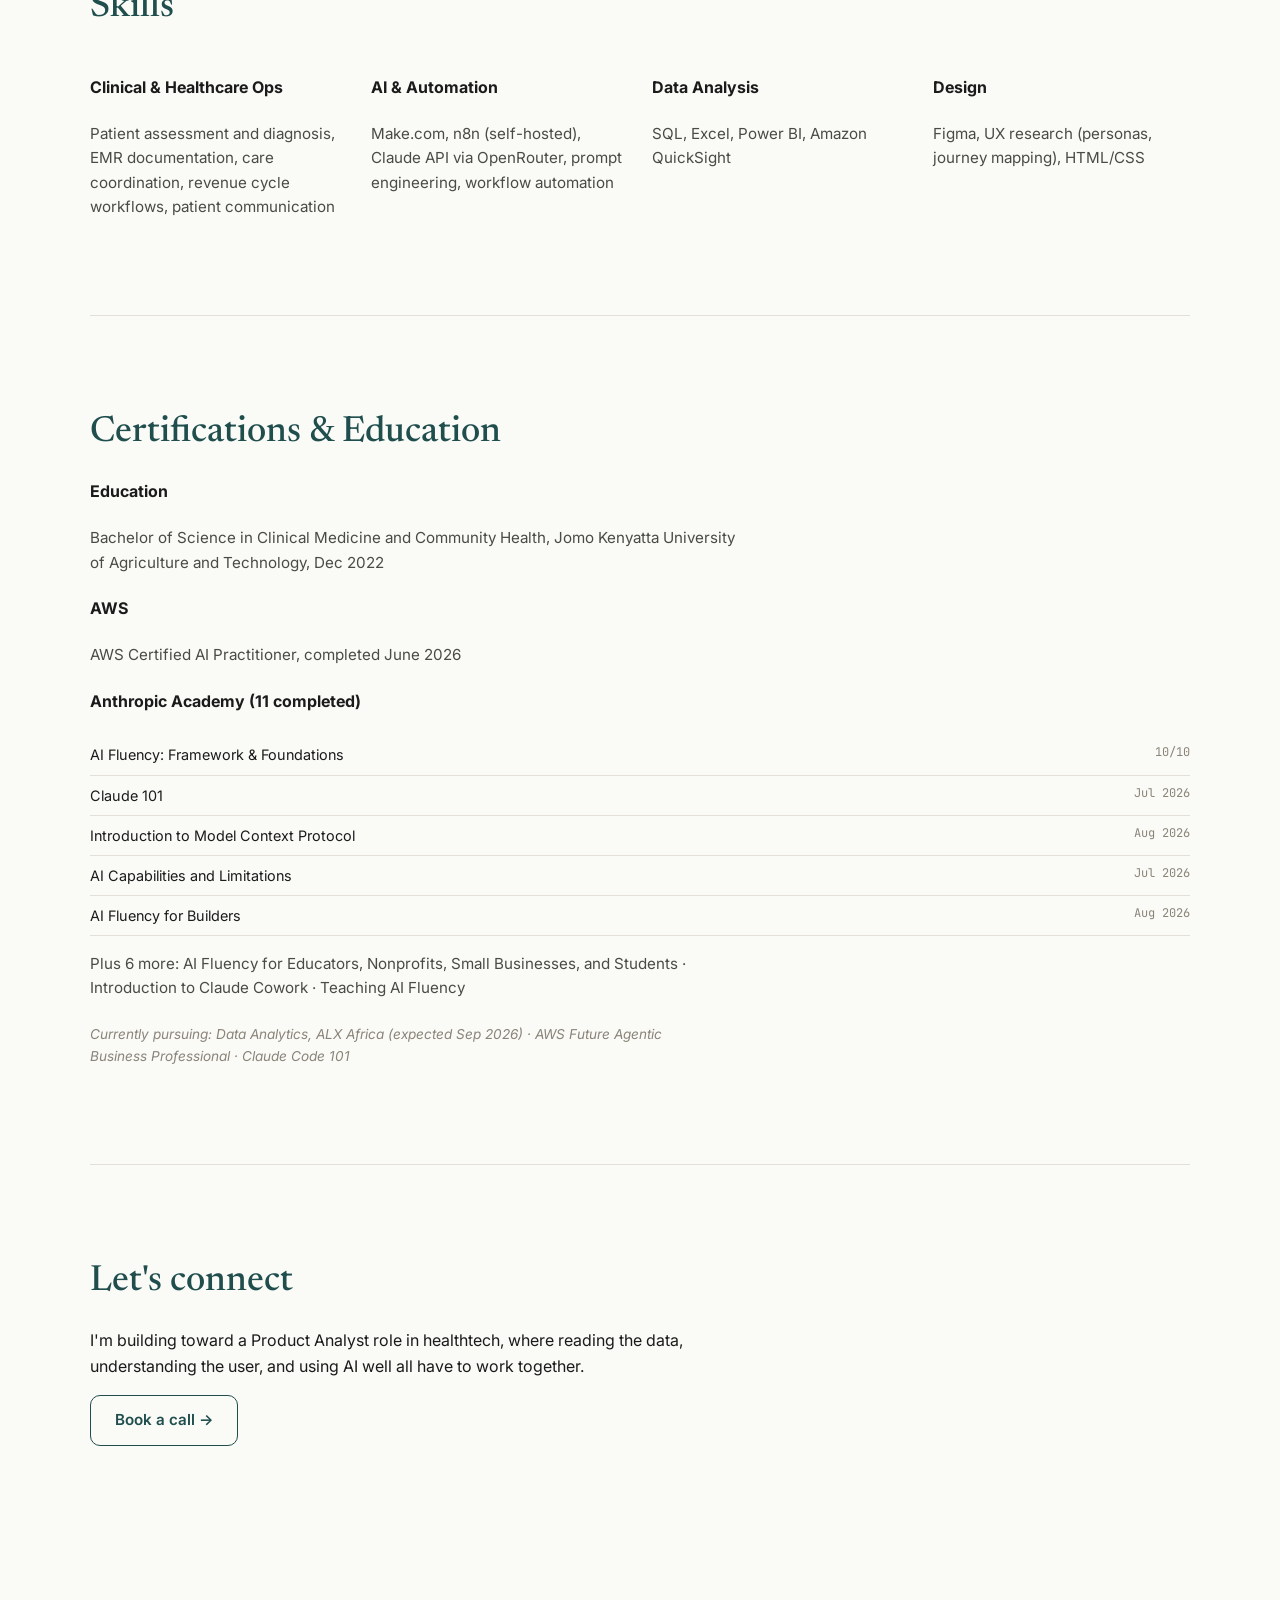
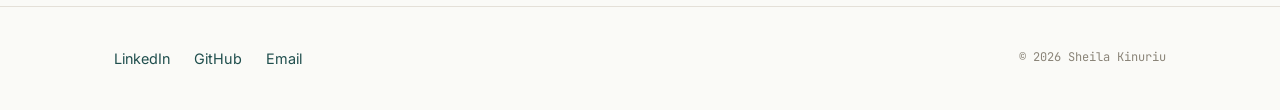
<file: about.html>
<!DOCTYPE html>
<html lang="en">
<head>
  <meta charset="UTF-8">
  <meta name="viewport" content="width=device-width, initial-scale=1.0">
  <title>About · Sheila Kinuriu</title>
  <meta name="description" content="Licensed Clinical Officer turned Product Analyst in training, building at the intersection of healthcare, data, and AI.">

  <link rel="icon" type="image/svg+xml" href="favicon.svg">

  <link rel="preconnect" href="https://fonts.googleapis.com">
  <link rel="preconnect" href="https://fonts.gstatic.com" crossorigin>
  <link href="https://fonts.googleapis.com/css2?family=Newsreader:ital,wght@0,400;0,500;0,600;1,400&family=Inter:wght@400;500;600&family=JetBrains+Mono:wght@400;500&display=swap" rel="stylesheet">

  <link rel="stylesheet" href="style.css">
</head>
<body>

  <header class="site-header">
    <nav class="nav container">
      <a href="index.html" class="wordmark">Sheila Kinuriu</a>
      <div class="nav-right">
        <ul class="nav-links">
          <li><a href="index.html">Home</a></li>
          <li><a href="projects.html">Projects</a></li>
          <li><a href="about.html" aria-current="page">About</a></li>
          <li><a href="contact.html">Contact</a></li>
        </ul>
        <a href="Sheila_Kinuriu_CV.pdf" class="btn btn-secondary nav-cv" target="_blank" rel="noopener">Resume</a>
        <div class="nav-social">
          <a href="https://github.com/kinuriu" aria-label="GitHub" target="_blank" rel="noopener">
            <svg viewBox="0 0 24 24" fill="none" stroke="currentColor" stroke-width="1.8"><path d="M9 19c-4.3 1.4-4.3-2.5-6-3m12 5v-3.5c0-1 .1-1.4-.5-2 2.8-.3 5.5-1.4 5.5-6a4.6 4.6 0 0 0-1.3-3.2 4.2 4.2 0 0 0-.1-3.2s-1.1-.3-3.5 1.3a12.3 12.3 0 0 0-6.2 0C6.5 2.8 5.4 3.1 5.4 3.1a4.2 4.2 0 0 0-.1 3.2A4.6 4.6 0 0 0 4 9.5c0 4.6 2.7 5.7 5.5 6-.6.6-.6 1.2-.5 2V21"/></svg>
          </a>
          <a href="https://www.linkedin.com/in/sheilanduta/" aria-label="LinkedIn" target="_blank" rel="noopener">
            <svg viewBox="0 0 24 24" fill="none" stroke="currentColor" stroke-width="1.8"><rect x="3" y="3" width="18" height="18" rx="2"/><path d="M7 10v7M7 7v.01M12 17v-4.5a2.5 2.5 0 0 1 5 0V17M12 10v7"/></svg>
          </a>
          <a href="mailto:sheilakinuriu@gmail.com" aria-label="Email">
            <svg viewBox="0 0 24 24" fill="none" stroke="currentColor" stroke-width="1.8"><rect x="3" y="5" width="18" height="14" rx="2"/><path d="m3 7 9 6 9-6"/></svg>
          </a>
        </div>
      </div>
    </nav>
  </header>

  <main>

    <!-- ============ INTRO ============ -->
    <section class="hero container">
      <p class="kicker">About</p>
      <h1>Clinical experience first, tech second</h1>
      <p>I spent three years in Kenyan hospitals before I wrote a line of anything you'd call a "workflow." That order matters: I'm not automating processes I read about, I'm automating ones I've lived through, one patient at a time.</p>
    </section>

    <!-- ============ STAT STRIP ============ -->
    <section class="container">
      <div class="stat-strip">
        <div class="stat-item">
          <p class="stat-value">Licensed</p>
          <p class="stat-label">Clinical Officer</p>
        </div>
        <div class="stat-item">
          <p class="stat-value">FlyRank AI</p>
          <p class="stat-label">AI Fluency &amp; UI/UX Intern</p>
        </div>
        <div class="stat-item">
          <p class="stat-value">JKUAT '22</p>
          <p class="stat-label">BSc Clinical Medicine</p>
        </div>
        <div class="stat-item">
          <p class="stat-value">2,000+</p>
          <p class="stat-label">Patients seen, Q1 2026</p>
        </div>
      </div>
    </section>

    <hr class="section-divider container">

    <!-- ============ EXPERIENCE ============ -->
    <section class="section container" id="experience">
      <h2>Experience</h2>

      <div class="exp-item">
        <div class="exp-header">
          <div>
            <p class="exp-role">AI Fluency &amp; UI/UX Intern</p>
            <p class="exp-org">FlyRank AI · Remote</p>
          </div>
          <p class="exp-dates">Jul 2026 – Present</p>
        </div>
        <p>Building a three-track portfolio (AI automation, data analysis, and UI/UX design) as a structured, week-by-week internship program. Shipped two live healthcare automations (Make.com and self-hosted n8n) and leading UX design on Mindful Moments, an internal app, from personas through flows.</p>
      </div>

      <div class="exp-item">
        <div class="exp-header">
          <div>
            <p class="exp-role">Healthcare Virtual Assistant &amp; Medical Scribe</p>
            <p class="exp-org">Freelance · Remote</p>
          </div>
          <p class="exp-dates">Aug 2024 – Present</p>
        </div>
        <p>Supporting clinicians and patients remotely: capturing accurate histories, exam findings, and treatment plans directly in EMRs, while keeping patients informed and guided through their care. This role sits at the exact intersection of clinical workflow and administrative friction, which is where the automation projects on this site actually came from.</p>
      </div>

      <div class="exp-item">
        <div class="exp-header">
          <div>
            <p class="exp-role">Clinical Officer</p>
            <p class="exp-org">Kenya, outpatient &amp; emergency care</p>
          </div>
          <p class="exp-dates">Jun 2023 – May 2026</p>
        </div>
        <p>Three years of hands-on outpatient, emergency, and inpatient care across three facilities, including independent consultations, diagnosis, treatment planning, and documentation for a high volume of acute and chronic cases. In Q1 2026 alone, I independently assessed and managed 2,000+ patients at one posting, while consistently meeting clinic targets and maintaining safety and patient satisfaction standards. This is the operational reality every automation project on this site is built to understand, not guess at.</p>
        <ul class="exp-postings">
          <li><strong>Clinical Officer (Contract)</strong> · Murang'a County Referral Hospital · Dec 2025 – May 2026 · 2,000+ patients assessed in Q1 2026</li>
          <li><strong>Clinical Officer</strong> · Kirinyaga Treatment Centre · Aug 2025 – Nov 2025</li>
          <li><strong>Clinical Officer Intern</strong> · Kiambu County Referral Hospital · Jun 2023 – Aug 2024</li>
        </ul>
      </div>
    </section>

    <hr class="section-divider container">

    <!-- ============ SKILLS ============ -->
    <section class="section container" id="skills">
      <h2>Skills</h2>
      <div class="skills-grid">
        <div class="case-block">
          <h4>Clinical &amp; Healthcare Ops</h4>
          <p>Patient assessment and diagnosis, EMR documentation, care coordination, revenue cycle workflows, patient communication</p>
        </div>
        <div class="case-block">
          <h4>AI &amp; Automation</h4>
          <p>Make.com, n8n (self-hosted), Claude API via OpenRouter, prompt engineering, workflow automation</p>
        </div>
        <div class="case-block">
          <h4>Data Analysis</h4>
          <p>SQL, Excel, Power BI, Amazon QuickSight</p>
        </div>
        <div class="case-block">
          <h4>Design</h4>
          <p>Figma, UX research (personas, journey mapping), HTML/CSS</p>
        </div>
      </div>
    </section>

    <hr class="section-divider container">

    <!-- ============ CERTIFICATIONS ============ -->
    <section class="section container" id="certifications">
      <h2>Certifications &amp; Education</h2>

      <div class="case-block">
        <h4>Education</h4>
        <p>Bachelor of Science in Clinical Medicine and Community Health, Jomo Kenyatta University of Agriculture and Technology, Dec 2022</p>
      </div>

      <div class="case-block">
        <h4>AWS</h4>
        <p>AWS Certified AI Practitioner, completed June 2026</p>
      </div>

      <div class="case-block">
        <h4>Anthropic Academy (11 completed)</h4>
        <ul class="cert-list">
          <li><span>AI Fluency: Framework &amp; Foundations</span><span>10/10</span></li>
          <li><span>Claude 101</span><span>Jul 2026</span></li>
          <li><span>Introduction to Model Context Protocol</span><span>Aug 2026</span></li>
          <li><span>AI Capabilities and Limitations</span><span>Jul 2026</span></li>
          <li><span>AI Fluency for Builders</span><span>Aug 2026</span></li>
        </ul>
        <p class="cert-more">Plus 6 more: AI Fluency for Educators, Nonprofits, Small Businesses, and Students · Introduction to Claude Cowork · Teaching AI Fluency</p>
      </div>

      <p class="cert-pending">Currently pursuing: Data Analytics, ALX Africa (expected Sep 2026) · AWS Future Agentic Business Professional · Claude Code 101</p>
    </section>

    <hr class="section-divider container">

    <!-- ============ CONTACT PREVIEW ============ -->
    <section class="section container">
      <h2>Let's connect</h2>
      <p>I'm building toward a Product Analyst role in healthtech, where reading the data, understanding the user, and using AI well all have to work together.</p>
      <a href="contact.html" class="btn btn-secondary" style="margin-top: 1rem;">Book a call →</a>
    </section>

  </main>

  <footer class="site-footer">
    <div class="container">
      <div class="footer-links">
        <a href="https://www.linkedin.com/in/sheilanduta/">LinkedIn</a>
        <a href="https://github.com/kinuriu">GitHub</a>
        <a href="mailto:sheilakinuriu@gmail.com">Email</a>
      </div>
      <span class="footer-note">© 2026 Sheila Kinuriu</span>
    </div>
  </footer>

</body>
</html>
</file>
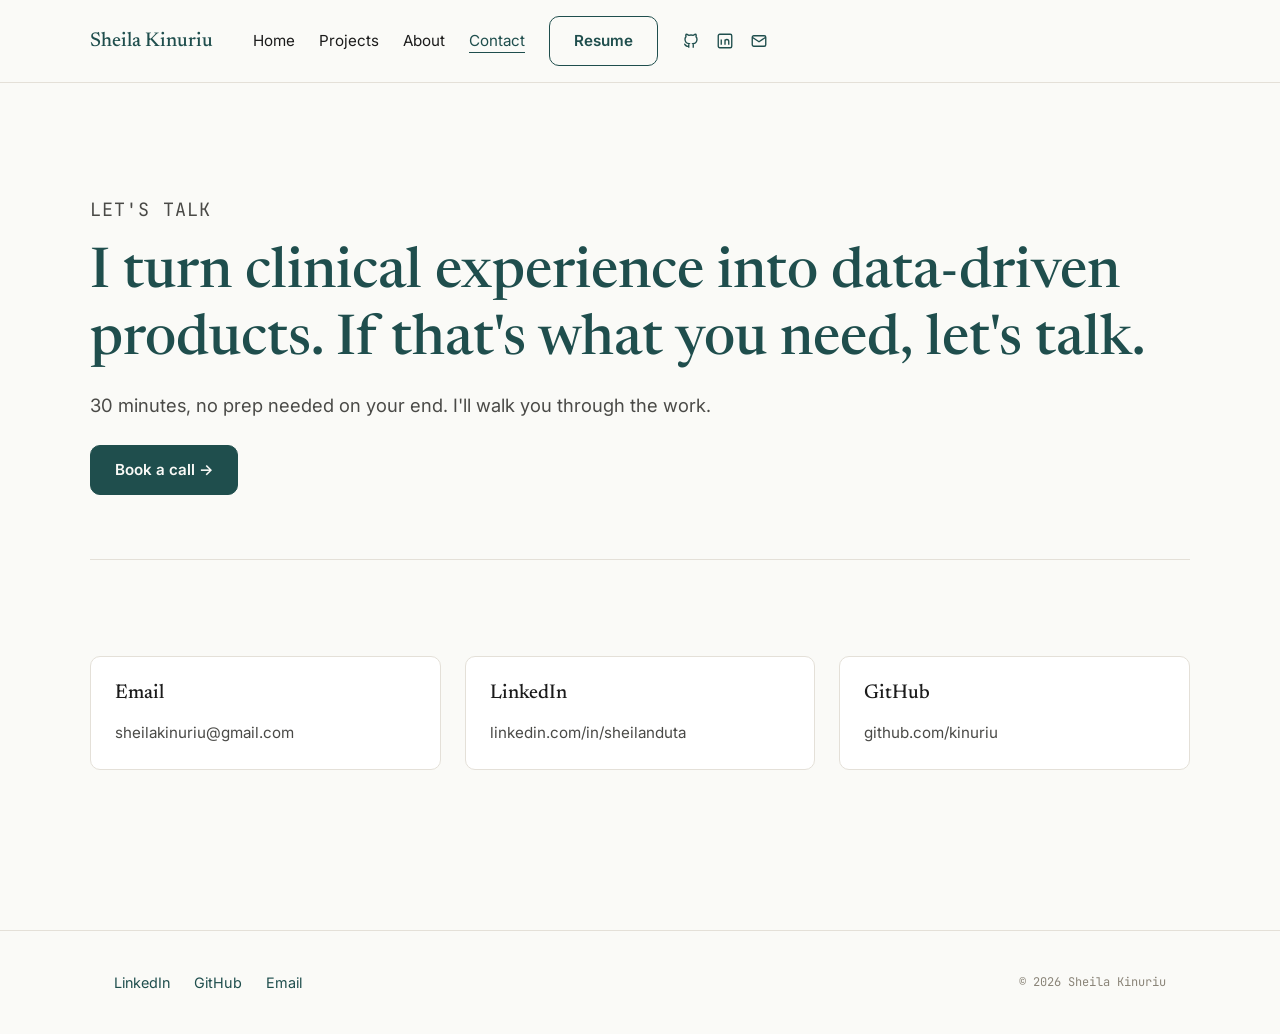
<file: contact.html>
<!DOCTYPE html>
<html lang="en">
<head>
  <meta charset="UTF-8">
  <meta name="viewport" content="width=device-width, initial-scale=1.0">
  <title>Contact · Sheila Kinuriu</title>
  <meta name="description" content="Book a call with Sheila Kinuriu.">

  <link rel="icon" type="image/svg+xml" href="favicon.svg">

  <link rel="preconnect" href="https://fonts.googleapis.com">
  <link rel="preconnect" href="https://fonts.gstatic.com" crossorigin>
  <link href="https://fonts.googleapis.com/css2?family=Newsreader:ital,wght@0,400;0,500;0,600;1,400&family=Inter:wght@400;500;600&family=JetBrains+Mono:wght@400;500&display=swap" rel="stylesheet">

  <link rel="stylesheet" href="style.css">
</head>
<body>

  <header class="site-header">
    <nav class="nav container">
      <a href="index.html" class="wordmark">Sheila Kinuriu</a>
      <div class="nav-right">
        <ul class="nav-links">
          <li><a href="index.html">Home</a></li>
          <li><a href="projects.html">Projects</a></li>
          <li><a href="about.html">About</a></li>
          <li><a href="contact.html" aria-current="page">Contact</a></li>
        </ul>
        <a href="Sheila_Kinuriu_CV.pdf" class="btn btn-secondary nav-cv" target="_blank" rel="noopener">Resume</a>
        <div class="nav-social">
          <a href="https://github.com/kinuriu" aria-label="GitHub" target="_blank" rel="noopener">
            <svg viewBox="0 0 24 24" fill="none" stroke="currentColor" stroke-width="1.8"><path d="M9 19c-4.3 1.4-4.3-2.5-6-3m12 5v-3.5c0-1 .1-1.4-.5-2 2.8-.3 5.5-1.4 5.5-6a4.6 4.6 0 0 0-1.3-3.2 4.2 4.2 0 0 0-.1-3.2s-1.1-.3-3.5 1.3a12.3 12.3 0 0 0-6.2 0C6.5 2.8 5.4 3.1 5.4 3.1a4.2 4.2 0 0 0-.1 3.2A4.6 4.6 0 0 0 4 9.5c0 4.6 2.7 5.7 5.5 6-.6.6-.6 1.2-.5 2V21"/></svg>
          </a>
          <a href="https://www.linkedin.com/in/sheilanduta/" aria-label="LinkedIn" target="_blank" rel="noopener">
            <svg viewBox="0 0 24 24" fill="none" stroke="currentColor" stroke-width="1.8"><rect x="3" y="3" width="18" height="18" rx="2"/><path d="M7 10v7M7 7v.01M12 17v-4.5a2.5 2.5 0 0 1 5 0V17M12 10v7"/></svg>
          </a>
          <a href="mailto:sheilakinuriu@gmail.com" aria-label="Email">
            <svg viewBox="0 0 24 24" fill="none" stroke="currentColor" stroke-width="1.8"><rect x="3" y="5" width="18" height="14" rx="2"/><path d="m3 7 9 6 9-6"/></svg>
          </a>
        </div>
      </div>
    </nav>
  </header>

  <main>

    <section class="hero container">
      <p class="kicker">Let's talk</p>
      <h1>I turn clinical experience into data-driven products. If that's what you need, let's talk.</h1>
      <p>30 minutes, no prep needed on your end. I'll walk you through the work.</p>
      <div class="hero-cta">
        <a href="https://calendly.com/sheilakinuriu/30min" class="btn btn-primary" target="_blank" rel="noopener">Book a call →</a>
      </div>
    </section>

    <hr class="section-divider container">

    <section class="section container">
      <div class="grid-3">
        <div class="card">
          <h3>Email</h3>
          <p><a href="mailto:sheilakinuriu@gmail.com">sheilakinuriu@gmail.com</a></p>
        </div>
        <div class="card">
          <h3>LinkedIn</h3>
          <p><a href="https://www.linkedin.com/in/sheilanduta/" target="_blank" rel="noopener">linkedin.com/in/sheilanduta</a></p>
        </div>
        <div class="card">
          <h3>GitHub</h3>
          <p><a href="https://github.com/kinuriu" target="_blank" rel="noopener">github.com/kinuriu</a></p>
        </div>
      </div>
    </section>

  </main>

  <footer class="site-footer">
    <div class="container">
      <div class="footer-links">
        <a href="https://www.linkedin.com/in/sheilanduta/">LinkedIn</a>
        <a href="https://github.com/kinuriu">GitHub</a>
        <a href="mailto:sheilakinuriu@gmail.com">Email</a>
      </div>
      <span class="footer-note">© 2026 Sheila Kinuriu</span>
    </div>
  </footer>

</body>
</html>
</file>
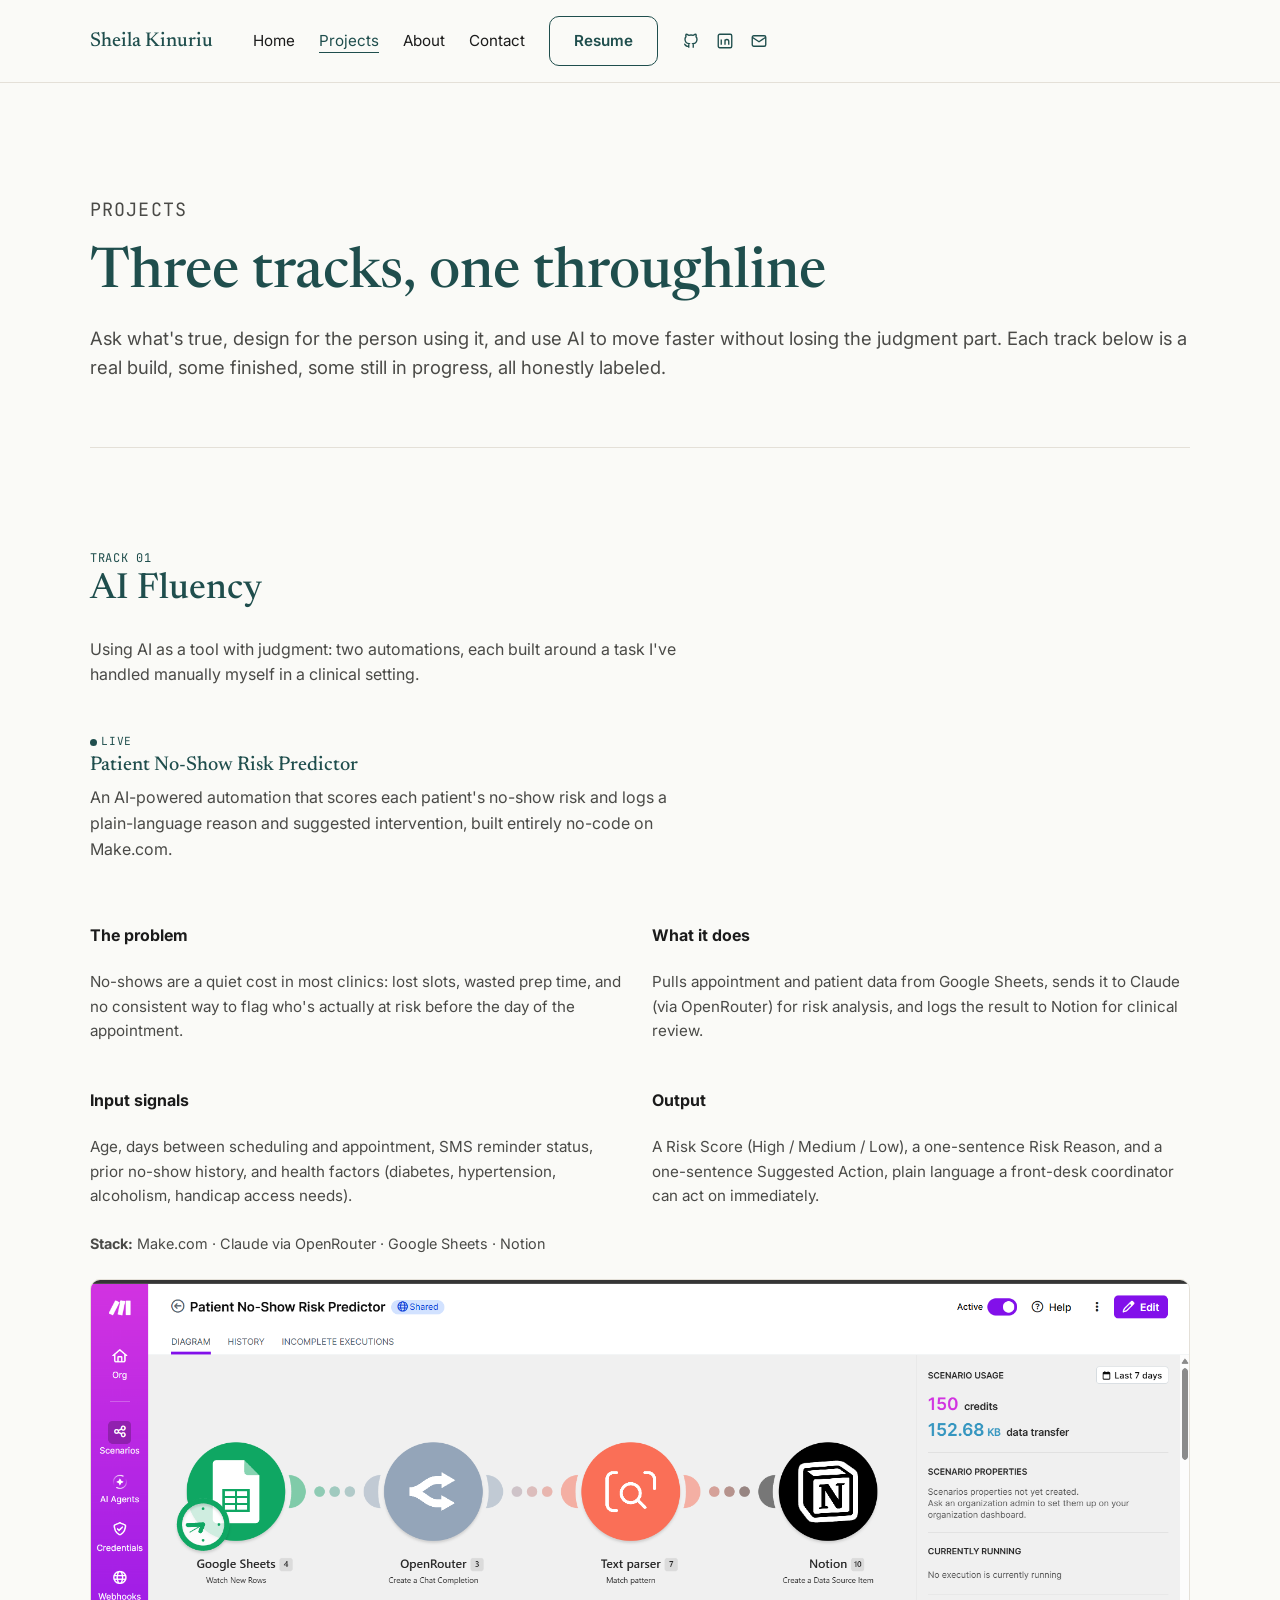
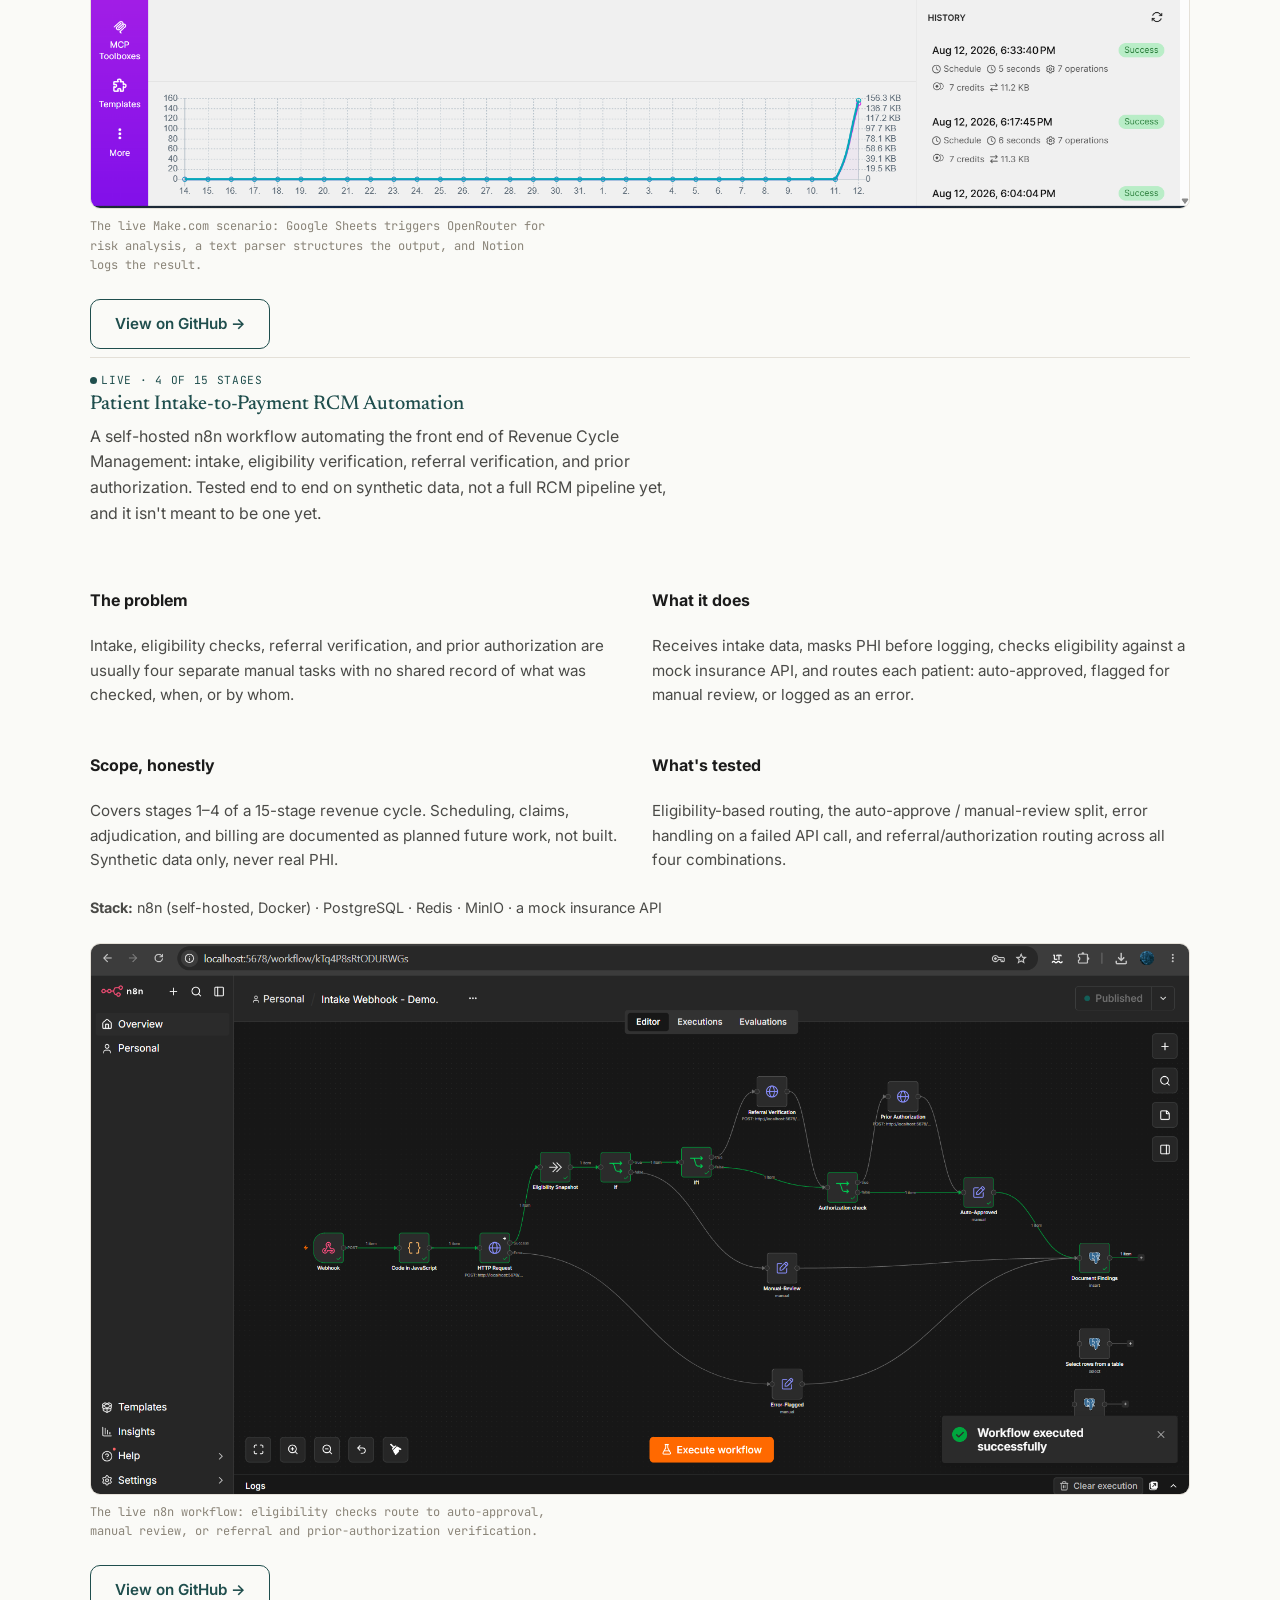
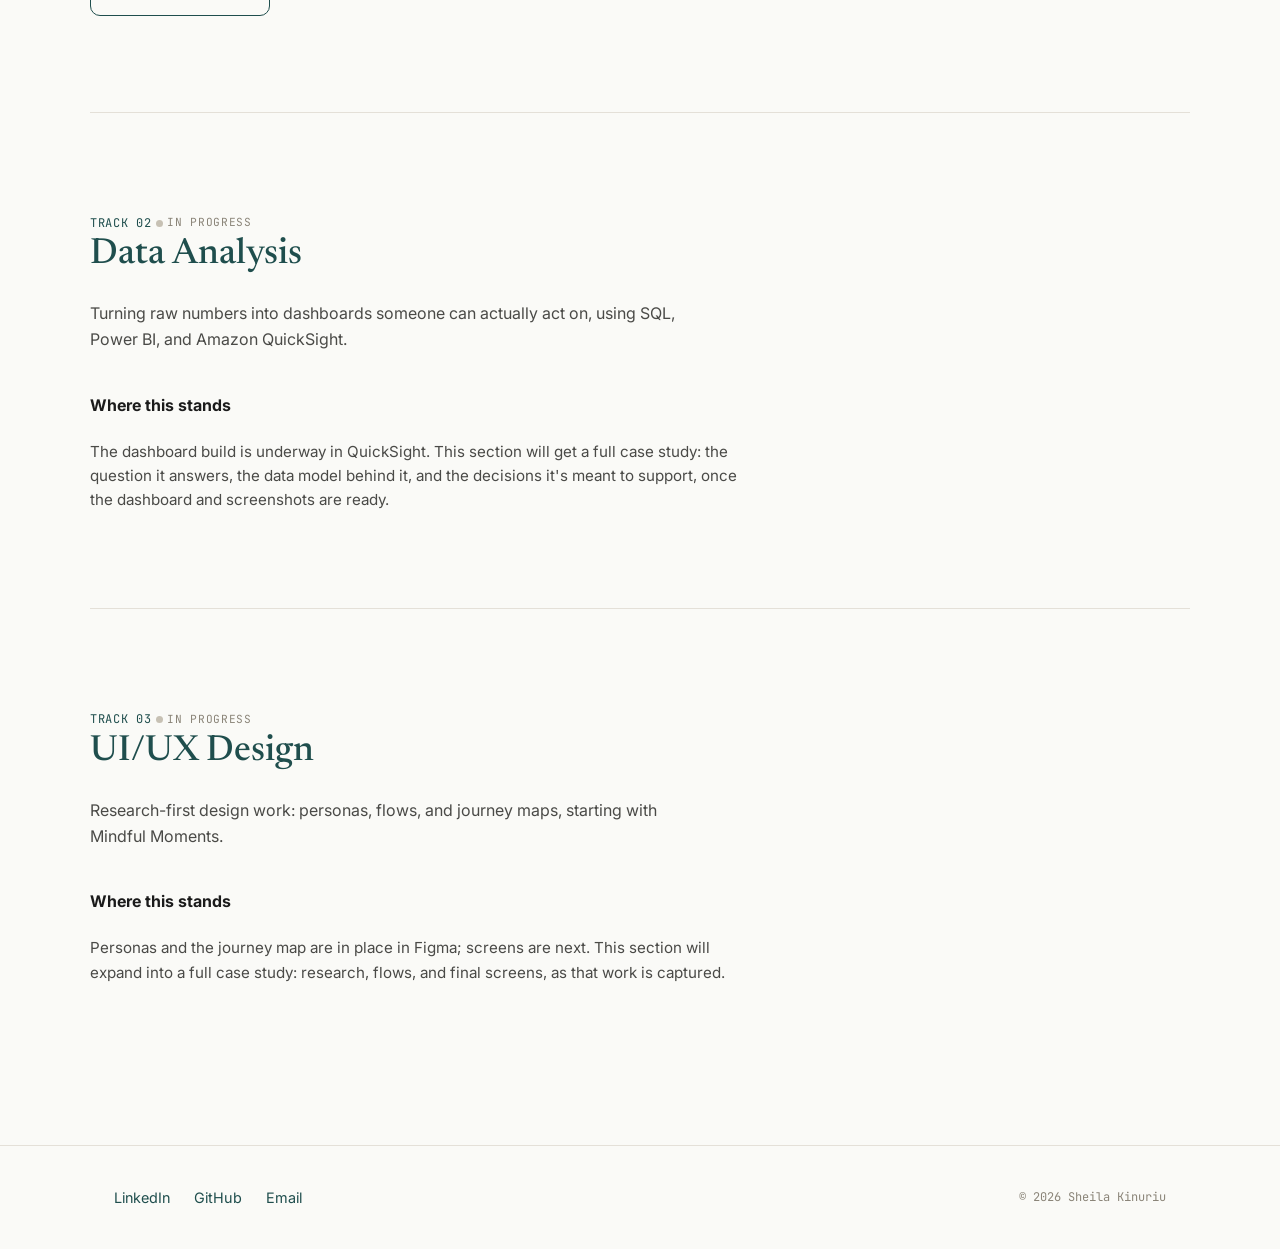
<file: projects.html>
<!DOCTYPE html>
<html lang="en">
<head>
  <meta charset="UTF-8">
  <meta name="viewport" content="width=device-width, initial-scale=1.0">
  <title>Projects · Sheila Kinuriu</title>
  <meta name="description" content="Three tracks (AI Fluency, Data Analysis, and UI/UX Design), one throughline: healthcare operations, proven with real builds.">

  <link rel="icon" type="image/svg+xml" href="favicon.svg">

  <link rel="preconnect" href="https://fonts.googleapis.com">
  <link rel="preconnect" href="https://fonts.gstatic.com" crossorigin>
  <link href="https://fonts.googleapis.com/css2?family=Newsreader:ital,wght@0,400;0,500;0,600;1,400&family=Inter:wght@400;500;600&family=JetBrains+Mono:wght@400;500&display=swap" rel="stylesheet">

  <link rel="stylesheet" href="style.css">
</head>
<body>

  <header class="site-header">
    <nav class="nav container">
      <a href="index.html" class="wordmark">Sheila Kinuriu</a>
      <div class="nav-right">
        <ul class="nav-links">
          <li><a href="index.html">Home</a></li>
          <li><a href="projects.html" aria-current="page">Projects</a></li>
          <li><a href="about.html">About</a></li>
          <li><a href="contact.html">Contact</a></li>
        </ul>
        <a href="Sheila_Kinuriu_CV.pdf" class="btn btn-secondary nav-cv" target="_blank" rel="noopener">Resume</a>
        <div class="nav-social">
          <a href="https://github.com/kinuriu" aria-label="GitHub" target="_blank" rel="noopener">
            <svg viewBox="0 0 24 24" fill="none" stroke="currentColor" stroke-width="1.8"><path d="M9 19c-4.3 1.4-4.3-2.5-6-3m12 5v-3.5c0-1 .1-1.4-.5-2 2.8-.3 5.5-1.4 5.5-6a4.6 4.6 0 0 0-1.3-3.2 4.2 4.2 0 0 0-.1-3.2s-1.1-.3-3.5 1.3a12.3 12.3 0 0 0-6.2 0C6.5 2.8 5.4 3.1 5.4 3.1a4.2 4.2 0 0 0-.1 3.2A4.6 4.6 0 0 0 4 9.5c0 4.6 2.7 5.7 5.5 6-.6.6-.6 1.2-.5 2V21"/></svg>
          </a>
          <a href="https://www.linkedin.com/in/sheilanduta/" aria-label="LinkedIn" target="_blank" rel="noopener">
            <svg viewBox="0 0 24 24" fill="none" stroke="currentColor" stroke-width="1.8"><rect x="3" y="3" width="18" height="18" rx="2"/><path d="M7 10v7M7 7v.01M12 17v-4.5a2.5 2.5 0 0 1 5 0V17M12 10v7"/></svg>
          </a>
          <a href="mailto:sheilakinuriu@gmail.com" aria-label="Email">
            <svg viewBox="0 0 24 24" fill="none" stroke="currentColor" stroke-width="1.8"><rect x="3" y="5" width="18" height="14" rx="2"/><path d="m3 7 9 6 9-6"/></svg>
          </a>
        </div>
      </div>
    </nav>
  </header>

  <main>

    <!-- ============ INTRO ============ -->
    <section class="hero container">
      <p class="kicker">Projects</p>
      <h1>Three tracks, one throughline</h1>
      <p>Ask what's true, design for the person using it, and use AI to move faster without losing the judgment part. Each track below is a real build, some finished, some still in progress, all honestly labeled.</p>
    </section>

    <hr class="section-divider container">

    <!-- ============ AI FLUENCY ============ -->
    <section class="section container" id="ai-fluency">
      <span class="kicker">Track 01</span>
      <h2>AI Fluency</h2>
      <p class="section-intro">Using AI as a tool with judgment: two automations, each built around a task I've handled manually myself in a clinical setting.</p>

      <div class="track-case" id="no-show-predictor">
        <span class="status status-live">Live</span>
        <h3>Patient No-Show Risk Predictor</h3>
        <p class="section-intro">An AI-powered automation that scores each patient's no-show risk and logs a plain-language reason and suggested intervention, built entirely no-code on Make.com.</p>

        <div class="case-grid">
          <div class="case-block">
            <h4>The problem</h4>
            <p>No-shows are a quiet cost in most clinics: lost slots, wasted prep time, and no consistent way to flag who's actually at risk before the day of the appointment.</p>
          </div>
          <div class="case-block">
            <h4>What it does</h4>
            <p>Pulls appointment and patient data from Google Sheets, sends it to Claude (via OpenRouter) for risk analysis, and logs the result to Notion for clinical review.</p>
          </div>
          <div class="case-block">
            <h4>Input signals</h4>
            <p>Age, days between scheduling and appointment, SMS reminder status, prior no-show history, and health factors (diabetes, hypertension, alcoholism, handicap access needs).</p>
          </div>
          <div class="case-block">
            <h4>Output</h4>
            <p>A Risk Score (High / Medium / Low), a one-sentence Risk Reason, and a one-sentence Suggested Action, plain language a front-desk coordinator can act on immediately.</p>
          </div>
        </div>

        <p class="case-stack"><strong>Stack:</strong> Make.com · Claude via OpenRouter · Google Sheets · Notion</p>

        <img src="images/no-show-make-scenario.png" alt="Make.com scenario for the Patient No-Show Risk Predictor: Google Sheets, OpenRouter, Text parser, and Notion connected in sequence" class="case-image">
        <p class="case-image-caption">The live Make.com scenario: Google Sheets triggers OpenRouter for risk analysis, a text parser structures the output, and Notion logs the result.</p>

        <a href="https://github.com/kinuriu/Patient-no-show-risk-predictor" class="btn btn-secondary" target="_blank" rel="noopener">View on GitHub →</a>
      </div>

      <hr class="track-divider">

      <div class="track-case" id="rcm-automation">
        <span class="status status-live">Live · 4 of 15 stages</span>
        <h3>Patient Intake-to-Payment RCM Automation</h3>
        <p class="section-intro">A self-hosted n8n workflow automating the front end of Revenue Cycle Management: intake, eligibility verification, referral verification, and prior authorization. Tested end to end on synthetic data, not a full RCM pipeline yet, and it isn't meant to be one yet.</p>

        <div class="case-grid">
          <div class="case-block">
            <h4>The problem</h4>
            <p>Intake, eligibility checks, referral verification, and prior authorization are usually four separate manual tasks with no shared record of what was checked, when, or by whom.</p>
          </div>
          <div class="case-block">
            <h4>What it does</h4>
            <p>Receives intake data, masks PHI before logging, checks eligibility against a mock insurance API, and routes each patient: auto-approved, flagged for manual review, or logged as an error.</p>
          </div>
          <div class="case-block">
            <h4>Scope, honestly</h4>
            <p>Covers stages 1–4 of a 15-stage revenue cycle. Scheduling, claims, adjudication, and billing are documented as planned future work, not built. Synthetic data only, never real PHI.</p>
          </div>
          <div class="case-block">
            <h4>What's tested</h4>
            <p>Eligibility-based routing, the auto-approve / manual-review split, error handling on a failed API call, and referral/authorization routing across all four combinations.</p>
          </div>
        </div>

        <p class="case-stack"><strong>Stack:</strong> n8n (self-hosted, Docker) · PostgreSQL · Redis · MinIO · a mock insurance API</p>

        <img src="images/rcm-n8n-workflow.png" alt="n8n workflow for the Intake-to-Payment RCM Automation, showing eligibility, referral verification, prior authorization, and manual-review routing" class="case-image">
        <p class="case-image-caption">The live n8n workflow: eligibility checks route to auto-approval, manual review, or referral and prior-authorization verification.</p>

        <a href="https://github.com/kinuriu/Patient-Intake-to-Payment-RCM-Demo" class="btn btn-secondary" target="_blank" rel="noopener">View on GitHub →</a>
      </div>
    </section>

    <hr class="section-divider container">

    <!-- ============ DATA ANALYSIS ============ -->
    <section class="section container" id="data-analysis">
      <span class="kicker">Track 02</span>
      <span class="status status-progress">In progress</span>
      <h2>Data Analysis</h2>
      <p class="section-intro">Turning raw numbers into dashboards someone can actually act on, using SQL, Power BI, and Amazon QuickSight.</p>
      <div class="case-block">
        <h4>Where this stands</h4>
        <p>The dashboard build is underway in QuickSight. This section will get a full case study: the question it answers, the data model behind it, and the decisions it's meant to support, once the dashboard and screenshots are ready.</p>
      </div>
    </section>

    <hr class="section-divider container">

    <!-- ============ UI/UX DESIGN ============ -->
    <section class="section container" id="ui-ux">
      <span class="kicker">Track 03</span>
      <span class="status status-progress">In progress</span>
      <h2>UI/UX Design</h2>
      <p class="section-intro">Research-first design work: personas, flows, and journey maps, starting with Mindful Moments.</p>
      <div class="case-block">
        <h4>Where this stands</h4>
        <p>Personas and the journey map are in place in Figma; screens are next. This section will expand into a full case study: research, flows, and final screens, as that work is captured.</p>
      </div>
    </section>

  </main>

  <footer class="site-footer">
    <div class="container">
      <div class="footer-links">
        <a href="https://www.linkedin.com/in/sheilanduta/">LinkedIn</a>
        <a href="https://github.com/kinuriu">GitHub</a>
        <a href="mailto:sheilakinuriu@gmail.com">Email</a>
      </div>
      <span class="footer-note">© 2026 Sheila Kinuriu</span>
    </div>
  </footer>

</body>
</html>
</file>
<file: style.css>
/* =========================================================
   1. DESIGN TOKENS
   These are the "decide once" values from the identity kit.
   Every color, font, and spacing value used anywhere on the
   site should trace back to one of these. If you ever want
   to retheme, you only touch this block.
   ========================================================= */
:root {
  /* Color */
  --color-main:     #1F4E4D; /* Deep Clinical Teal — headings, links, key UI */
  --color-text:      #1B1B1B; /* near-black, warm — body text */
  --color-bg:        #FAFAF7; /* near-white, warm — page background, cards */
  --color-accent:    #C9A227; /* Muted Gold — ONE thing at a time, never a fill */
  --color-divider:   #E4E0D8; /* warm grey — borders, dividers */
  --color-bg-raised: #FFFFFF; /* slightly lifted surface for cards on --color-bg */

  /* Type */
  --font-heading: 'Newsreader', Georgia, serif;
  --font-body:    'Inter', -apple-system, sans-serif;
  --font-mono:    'JetBrains Mono', monospace;

  /* Spacing scale (multiples of 4px keeps rhythm consistent) */
  --space-1: 0.5rem;
  --space-2: 1rem;
  --space-3: 1.5rem;
  --space-4: 2.5rem;
  --space-5: 4rem;
  --space-6: 6rem;

  /* Layout */
  --max-width: 1100px;
  --radius: 10px;
}

/* =========================================================
   2. RESET
   A small reset, not a framework reset — just enough to stop
   browsers' default spacing/sizing from fighting the tokens.
   ========================================================= */
* {
  box-sizing: border-box;
}

html {
  scroll-behavior: smooth;
}

body, h1, h2, h3, p, ul, figure {
  margin: 0;
}

img {
  max-width: 100%;
  display: block;
}

ul {
  padding: 0;
  list-style: none;
}

a {
  color: inherit;
  text-decoration: none;
}

/* Respect users who've asked for less motion */
@media (prefers-reduced-motion: reduce) {
  html {
    scroll-behavior: auto;
  }
  * {
    animation: none !important;
    transition: none !important;
  }
}

/* =========================================================
   3. BASE TYPOGRAPHY
   ========================================================= */
body {
  font-family: var(--font-body);
  color: var(--color-text);
  background: var(--color-bg);
  line-height: 1.6;
  font-size: 1rem;
}

h1, h2, h3 {
  font-family: var(--font-heading);
  color: var(--color-main);
  line-height: 1.2;
  font-weight: 500;
}

h1 {
  font-size: clamp(2.25rem, 5vw, 3.5rem);
}

h2 {
  font-size: clamp(1.5rem, 3vw, 2.25rem);
  margin-bottom: var(--space-3);
}

h3 {
  font-size: 1.25rem;
  margin-bottom: var(--space-1);
}

p {
  max-width: 65ch; /* keeps body text readable, never full-bleed */
}

/* The mono face is used sparingly, per the identity kit:
   data labels, kickers, status text — never full paragraphs. */
.kicker {
  font-family: var(--font-mono);
  font-size: 0.75rem;
  letter-spacing: 0.06em;
  text-transform: uppercase;
  color: var(--color-main);
}

/* =========================================================
   4. LAYOUT HELPERS
   ========================================================= */
.container {
  max-width: var(--max-width);
  margin: 0 auto;
  padding: 0 var(--space-3);
}

.section {
  padding: var(--space-6) 0;
}

.section-divider {
  border: none;
  border-top: 1px solid var(--color-divider);
}

/* =========================================================
   5. NAV
   ========================================================= */
.site-header {
  border-bottom: 1px solid var(--color-divider);
  background: var(--color-bg);
}

.nav {
  display: flex;
  align-items: center;
  justify-content: flex-start;
  padding: var(--space-2) 0;
  flex-wrap: wrap;
  gap: var(--space-4);
}

.nav-right {
  display: flex;
  align-items: center;
  gap: var(--space-3);
  flex-wrap: wrap;
}

.nav-social {
  display: flex;
  align-items: center;
  gap: var(--space-2);
}

.nav-social a {
  color: var(--color-main);
  display: inline-flex;
  transition: color 0.15s ease;
}

.nav-social a:hover,
.nav-social a:focus-visible {
  color: var(--color-accent);
}

.nav-social svg {
  width: 18px;
  height: 18px;
}

.nav-cv {
  padding: 0.4rem 0.9rem;
  font-size: 0.85rem;
}

.wordmark {
  font-family: var(--font-heading);
  font-weight: 500;
  font-size: 1.25rem;
  color: var(--color-main);
}

.nav-links {
  display: flex;
  gap: var(--space-3);
  flex-wrap: wrap;
}

.nav-links a {
  font-size: 0.95rem;
  padding-bottom: 2px;
  border-bottom: 1px solid transparent;
  transition: border-color 0.15s ease;
}

.nav-links a:hover,
.nav-links a:focus-visible {
  border-bottom-color: var(--color-accent);
}

.nav-links a[aria-current="page"] {
  color: var(--color-main);
  border-bottom-color: var(--color-main);
}

/* =========================================================
   6. BUTTONS / CTAs
   The main color does the work here — gold is reserved for
   the one-at-a-time accent, never a button fill.
   ========================================================= */
.btn {
  display: inline-flex;
  align-items: center;
  gap: var(--space-1);
  font-family: var(--font-body);
  font-weight: 600;
  font-size: 0.95rem;
  padding: 0.75rem 1.5rem;
  border-radius: var(--radius);
  border: 1px solid var(--color-main);
  transition: background-color 0.15s ease, color 0.15s ease;
}

.btn-primary {
  background: var(--color-main);
  color: var(--color-bg);
}

.btn-primary:hover,
.btn-primary:focus-visible {
  background: #163938; /* slightly darker teal, no new token needed */
}

.btn-secondary {
  background: transparent;
  color: var(--color-main);
}

.btn-secondary:hover,
.btn-secondary:focus-visible {
  background: var(--color-divider);
}

/* =========================================================
   7. CARDS
   ========================================================= */
.card {
  background: var(--color-bg-raised);
  border: 1px solid var(--color-divider);
  border-radius: var(--radius);
  padding: var(--space-3);
  display: flex;
  flex-direction: column;
  gap: var(--space-1);
  height: 100%;
}

.card h3 {
  color: var(--color-text);
}

.card p {
  color: #4A4A47;
  font-size: 0.95rem;
}

.card-link {
  margin-top: auto;
  font-weight: 600;
  color: var(--color-main);
  font-size: 0.9rem;
}

.card-link::after {
  content: " →";
}

/* =========================================================
   8. STATUS PILLS
   The one recurring "signature" device on the site: an honest,
   clinical-looking status readout on every project, in mono.
   ========================================================= */
.status {
  display: inline-flex;
  align-items: center;
  gap: 0.4em;
  font-family: var(--font-mono);
  font-size: 0.7rem;
  letter-spacing: 0.06em;
  text-transform: uppercase;
}

.status::before {
  content: "";
  width: 7px;
  height: 7px;
  border-radius: 50%;
}

.status-live {
  color: var(--color-main);
}
.status-live::before {
  background: var(--color-main);
}

.status-progress {
  color: #8A8478;
}
.status-progress::before {
  background: #C7C1B4;
}

/* =========================================================
   9. PROJECT TRACKS
   Each track pairs its "what/why" with the actual proof —
   context on the left, the live card on the right. Keeps the
   homepage from saying the same thing twice.
   ========================================================= */
.section-intro {
  color: #4A4A47;
  max-width: 60ch;
  margin-bottom: var(--space-4);
}

.track {
  display: grid;
  grid-template-columns: 1fr 1.3fr;
  gap: var(--space-4);
  align-items: start;
  padding: var(--space-3) 0;
}

.track-header h3 {
  color: var(--color-main);
}

.track-header p {
  color: #4A4A47;
  font-size: 0.95rem;
}

.track-divider {
  border: none;
  border-top: 1px solid var(--color-divider);
}

.track-cards {
  display: flex;
  flex-direction: column;
  gap: var(--space-2);
}

.track-cards .card {
  height: auto;
}

@media (max-width: 800px) {
  .track {
    grid-template-columns: 1fr;
  }
}

/* =========================================================
   9b. CASE STUDY BLOCKS
   Used on individual project pages (e.g. ai-fluency.html) to
   break a case study into scannable problem/approach/outcome
   chunks instead of one long paragraph.
   ========================================================= */
.case-grid {
  display: grid;
  grid-template-columns: 1fr 1fr;
  gap: var(--space-3);
  margin: var(--space-3) 0 var(--space-3);
}

.case-block h3 {
  font-size: 1.05rem;
}

.case-block p {
  color: #4A4A47;
  font-size: 0.95rem;
}

.case-stack {
  font-size: 0.9rem;
  color: #4A4A47;
  margin-bottom: var(--space-3);
}

.case-image {
  width: 100%;
  border: 1px solid var(--color-divider);
  border-radius: var(--radius);
  margin-top: var(--space-1);
}

.case-image-caption {
  font-family: var(--font-mono);
  font-size: 0.75rem;
  color: #8A8478;
  margin: var(--space-1) 0 var(--space-3);
}

@media (max-width: 800px) {
  .case-grid {
    grid-template-columns: 1fr;
  }
}

/* =========================================================
   9c. ABOUT PAGE: STATS, EXPERIENCE, CERTIFICATIONS
   ========================================================= */
.stat-strip {
  display: grid;
  grid-template-columns: repeat(5, 1fr);
  gap: var(--space-3);
  padding-bottom: var(--space-4);
}

.stat-value {
  font-family: var(--font-heading);
  font-size: 1.3rem;
  color: var(--color-main);
  margin-bottom: 0.2rem;
}

.stat-label {
  font-family: var(--font-mono);
  font-size: 0.7rem;
  letter-spacing: 0.05em;
  text-transform: uppercase;
  color: #8A8478;
}

@media (max-width: 900px) {
  .stat-strip {
    grid-template-columns: repeat(3, 1fr);
    row-gap: var(--space-3);
  }
}

@media (max-width: 560px) {
  .stat-strip {
    grid-template-columns: repeat(2, 1fr);
  }
}

.exp-item {
  margin-bottom: var(--space-4);
}

.exp-item:last-child {
  margin-bottom: 0;
}

.exp-header {
  display: flex;
  justify-content: space-between;
  align-items: baseline;
  flex-wrap: wrap;
  gap: var(--space-1);
  margin-bottom: var(--space-1);
}

.exp-role {
  font-weight: 600;
  color: var(--color-text);
}

.exp-org {
  font-size: 0.9rem;
  color: var(--color-main);
}

.exp-dates {
  font-family: var(--font-mono);
  font-size: 0.75rem;
  color: #8A8478;
  white-space: nowrap;
}

.exp-item p {
  color: #4A4A47;
  font-size: 0.95rem;
}

.exp-postings {
  margin-top: var(--space-2);
  padding-left: var(--space-2);
  font-size: 0.85rem;
  color: #4A4A47;
}

.exp-postings li {
  list-style: disc;
  margin-bottom: 0.35rem;
}

.cert-list {
  margin-top: var(--space-1);
}

.cert-list li {
  display: flex;
  justify-content: space-between;
  gap: var(--space-2);
  padding: 0.5rem 0;
  border-bottom: 1px solid var(--color-divider);
  font-size: 0.9rem;
}

.cert-list li span:last-child {
  font-family: var(--font-mono);
  font-size: 0.75rem;
  color: #8A8478;
  white-space: nowrap;
}

.cert-more {
  font-size: 0.85rem;
  color: #8A8478;
  margin-top: var(--space-2);
}

.cert-pending {
  font-size: 0.85rem;
  color: #8A8478;
  font-style: italic;
  margin-top: var(--space-3);
}

.skills-grid {
  display: grid;
  grid-template-columns: repeat(auto-fit, minmax(200px, 1fr));
  gap: var(--space-3);
}

/* =========================================================
   10. GRID
   ========================================================= */
.grid-3 {
  display: grid;
  grid-template-columns: repeat(3, 1fr);
  gap: var(--space-3);
}

@media (max-width: 800px) {
  .grid-3 {
    grid-template-columns: 1fr;
  }
}

/* =========================================================
   10. HERO
   ========================================================= */
.hero {
  padding: var(--space-6) 0 var(--space-5);
  text-align: left;
}

.hero .kicker {
  margin-bottom: var(--space-2);
}

.hero h1 {
  max-width: none;
}

.hero p {
  margin-top: var(--space-2);
  font-size: 1.15rem;
  color: #4A4A47;
  max-width: none;
}

.hero-cta {
  margin-top: var(--space-3);
  display: flex;
  gap: var(--space-2);
  flex-wrap: wrap;
}

/* Entrance motion. The site-wide prefers-reduced-motion rule in
   section 2 disables all animation for anyone who's asked for
   less; the block at the bottom of this section makes sure that
   also leaves the line/dot looking finished, not stuck mid-draw. */
.hero .kicker,
.hero h1,
.hero p,
.hero-cta {
  animation: fade-up 0.6s ease both;
}

.hero h1   { animation-delay: 0.05s; }
.hero p    { animation-delay: 0.55s; }
.hero-cta  { animation-delay: 0.75s; }

@keyframes fade-up {
  from {
    opacity: 0;
    transform: translateY(14px);
  }
  to {
    opacity: 1;
    transform: none;
  }
}

.hero-line {
  display: block;
  margin: var(--space-2) 0 var(--space-1);
}

.hero-line-path {
  stroke-dasharray: 100;
  stroke-dashoffset: 100;
  animation: draw-line 0.5s ease forwards;
  animation-delay: 0.15s;
}

.hero-dot {
  opacity: 0;
  transform-origin: center;
  animation: pop-dot 0.4s ease forwards;
  animation-delay: 0.6s;
}

@keyframes draw-line {
  to { stroke-dashoffset: 0; }
}

@keyframes pop-dot {
  0%   { opacity: 0; transform: scale(0); }
  60%  { opacity: 1; transform: scale(1.4); }
  100% { opacity: 1; transform: scale(1); }
}

@media (prefers-reduced-motion: reduce) {
  .hero-line-path { stroke-dashoffset: 0 !important; }
  .hero-dot { opacity: 1 !important; transform: scale(1) !important; }
}

/* --- Hero card: mockup + floating tags + hover-reveal network --- */
.hero-card-outer {
  animation: fade-up 0.6s ease both;
  animation-delay: 0.35s;
}

.hero-card-wrap {
  position: relative;
  margin: var(--space-3) auto 0;
  max-width: 100%;
  padding: 40px 32px 56px;
  border-radius: 32px;
  background: linear-gradient(180deg, rgba(31, 78, 77, 0.16), rgba(31, 78, 77, 0.04));
  box-shadow: 0 55px 70px -40px rgba(31, 78, 77, 0.5);
  transition: background 0.4s ease, box-shadow 0.4s ease;
}

.hero-card {
  position: relative;
  background: var(--color-bg-raised);
  border: 1px solid var(--color-divider);
  border-radius: 16px;
  overflow: hidden;
  margin-top: -18px;
  box-shadow: 0 30px 55px -22px rgba(31, 78, 77, 0.4);
}

.hero-card-chrome {
  display: flex;
  gap: 6px;
  padding: 10px 14px;
  border-bottom: 1px solid var(--color-divider);
}

.chrome-dot {
  width: 8px;
  height: 8px;
  border-radius: 50%;
  background: var(--color-divider);
}

.chrome-dot:nth-child(2) { background: var(--color-accent); }
.chrome-dot:nth-child(3) { background: var(--color-main); }

.hero-network-frame {
  position: relative;
}

.hero-network {
  display: block;
  width: 100%;
  height: auto;
  padding: 8px 0 16px;
  transform-origin: center;
  transition: transform 0.5s cubic-bezier(0.2, 0.8, 0.2, 1);
}

.hero-card-shade {
  position: absolute;
  inset: 0;
  opacity: 0;
  pointer-events: none;
  background: radial-gradient(circle at 50% 50%, rgba(31, 78, 77, 0.35), rgba(31, 78, 77, 0.85) 100%);
  transition: opacity 0.5s ease;
}

/* Default state: fully visible. This is the safe fallback for
   touch devices, which have no hover state to trigger a reveal. */
.hn-node {
  fill: url(#nodeGradient);
}

.hn-center {
  fill: url(#centerGradient);
}

.hn-line {
  stroke: var(--color-main);
  stroke-width: 0.9;
  opacity: 0.35;
}

.hn-divider {
  stroke: var(--color-divider);
  stroke-width: 1.5;
}

.hn-text-line {
  stroke: var(--color-main);
  stroke-linecap: round;
  opacity: 0.35;
}

.hn-row circle {
  fill: var(--color-accent);
}

.hn-row line {
  stroke: var(--color-main);
  stroke-width: 2;
  stroke-linecap: round;
  opacity: 0.3;
}

.hn-graph-area {
  fill: var(--color-main);
  opacity: 0.08;
}

.hn-graph-line {
  fill: none;
  stroke: var(--color-main);
  stroke-width: 1.6;
  opacity: 0.6;
}

.hn-graph-dot {
  fill: var(--color-main);
  opacity: 0.6;
}

.hn-graph-dot-last {
  fill: var(--color-accent);
  opacity: 1;
}

.hn-graph-baseline {
  stroke: var(--color-divider);
  stroke-width: 1;
}

.hero-tag {
  position: absolute;
  font-family: var(--font-mono);
  font-size: 0.68rem;
  letter-spacing: 0.04em;
  text-transform: uppercase;
  padding: 0.4rem 0.8rem;
  border-radius: 999px;
  white-space: nowrap;
  box-shadow: 0 8px 16px -6px rgba(31, 78, 77, 0.3);
}

.tag-tl {
  top: 4px;
  left: 4px;
  transform: rotate(-6deg);
  background: var(--color-main);
  color: var(--color-bg);
}

.tag-tr {
  top: 36px;
  right: 4px;
  transform: rotate(5deg);
  background: var(--color-accent);
  color: var(--color-main);
}

.tag-bl {
  bottom: 36px;
  left: 4px;
  transform: rotate(4deg);
  background: var(--color-bg-raised);
  color: var(--color-main);
  border: 1px solid var(--color-divider);
}

.tag-br {
  bottom: 4px;
  right: 4px;
  transform: rotate(-5deg);
  background: var(--color-main);
  color: var(--color-bg);
}

.hero .hero-card-caption {
  font-family: var(--font-heading);
  font-style: italic;
  color: var(--color-text);
  font-size: 1.05rem;
  max-width: none;
  margin: var(--space-1) 0 0;
}

/* Collapse-then-reveal-on-hover only applies where hover is a real,
   precise pointer interaction. Touch devices never get a collapsed
   state (network, tags, shade all stay in their revealed/hidden
   resting state above), since they'd have no way to trigger a hover. */
@media (hover: hover) and (pointer: fine) {
  .hero-card-shade {
    opacity: 1;
  }

  .hn-node {
    opacity: 0;
    transform: translate(var(--tx, 0), var(--ty, 0));
    transition: transform 0.6s cubic-bezier(0.2, 0.8, 0.2, 1), opacity 0.5s ease;
  }

  .hn-center {
    opacity: 1;
  }

  .hn-line {
    stroke-dasharray: 240;
    stroke-dashoffset: 240;
    transition: stroke-dashoffset 0.6s ease;
  }

  .hero-tag {
    opacity: 0;
    transform: translateY(8px) scale(0.92);
    transition: opacity 0.4s ease, transform 0.4s cubic-bezier(0.2, 0.8, 0.2, 1);
  }

  .tag-tl { transition-delay: 0.15s; }
  .tag-tr { transition-delay: 0.25s; }
  .tag-bl { transition-delay: 0.3s; }
  .tag-br { transition-delay: 0.4s; }

  .hn-graph {
    opacity: 0;
    transition: opacity 0.5s ease;
    transition-delay: 0.35s;
  }

  .hero-card-wrap:hover {
    background: linear-gradient(180deg, rgba(31, 78, 77, 0.26), rgba(201, 162, 39, 0.08));
    box-shadow: 0 60px 80px -38px rgba(31, 78, 77, 0.6);
  }

  .hero-card-wrap:hover .hero-network {
    transform: scale(1.14);
  }

  .hero-card-wrap:hover .hn-node {
    opacity: 1;
    transform: translate(0, 0);
  }

  .hero-card-wrap:hover .hn-line {
    stroke-dashoffset: 0;
  }

  .hero-card-wrap:hover .hn-graph {
    opacity: 1;
  }

  .hero-card-wrap:hover .hero-tag {
    opacity: 1;
    transform: translateY(0) scale(1);
  }

  .hero-card-wrap:hover .hero-card-shade {
    opacity: 0;
  }
}

/* =========================================================
   11. FOOTER
   ========================================================= */
.site-footer {
  border-top: 1px solid var(--color-divider);
  padding: var(--space-4) 0;
  margin-top: var(--space-5);
}

.site-footer .container {
  display: flex;
  justify-content: space-between;
  align-items: center;
  flex-wrap: wrap;
  gap: var(--space-2);
}

.footer-links {
  display: flex;
  gap: var(--space-3);
}

.footer-links a {
  font-size: 0.9rem;
  color: var(--color-main);
}

.footer-note {
  font-family: var(--font-mono);
  font-size: 0.75rem;
  color: #8A8478;
}

/* Keyboard focus should always be visible — accessibility floor */
a:focus-visible,
button:focus-visible {
  outline: 2px solid var(--color-accent);
  outline-offset: 2px;
}
</file>
